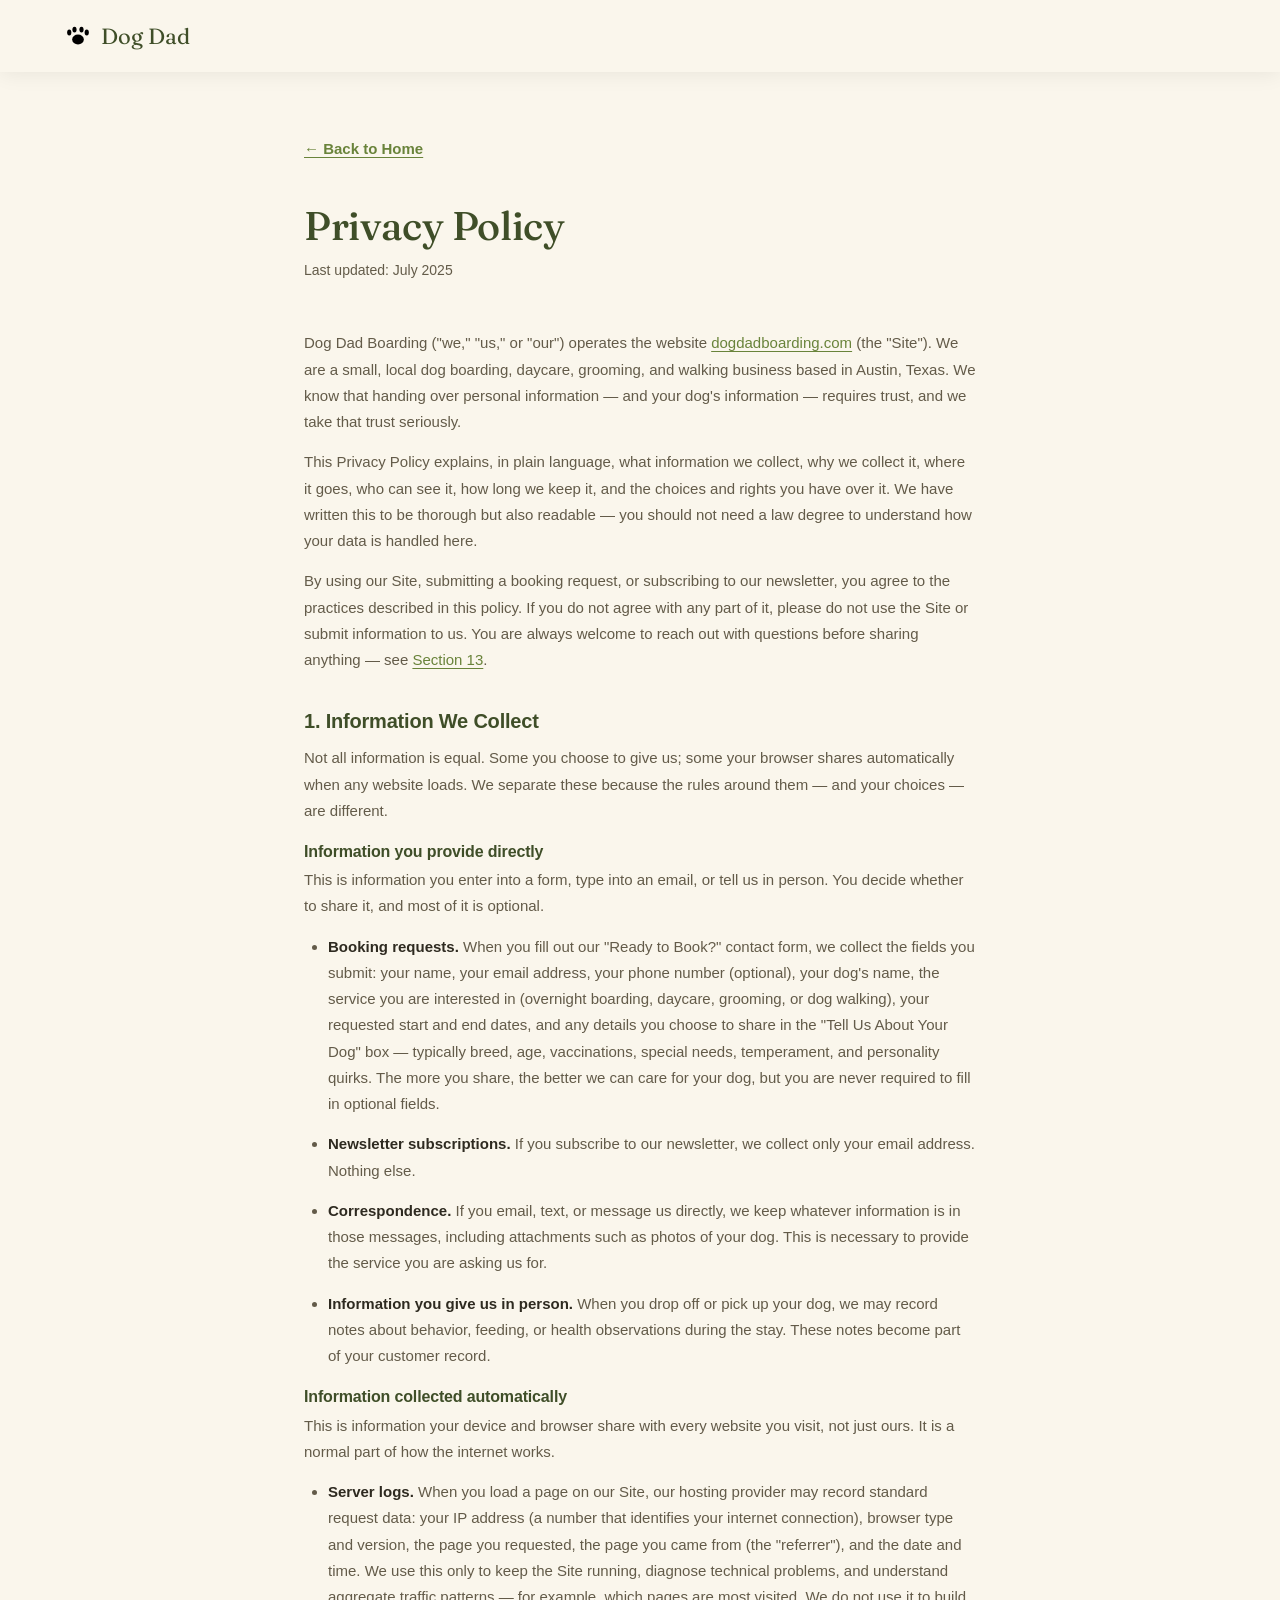
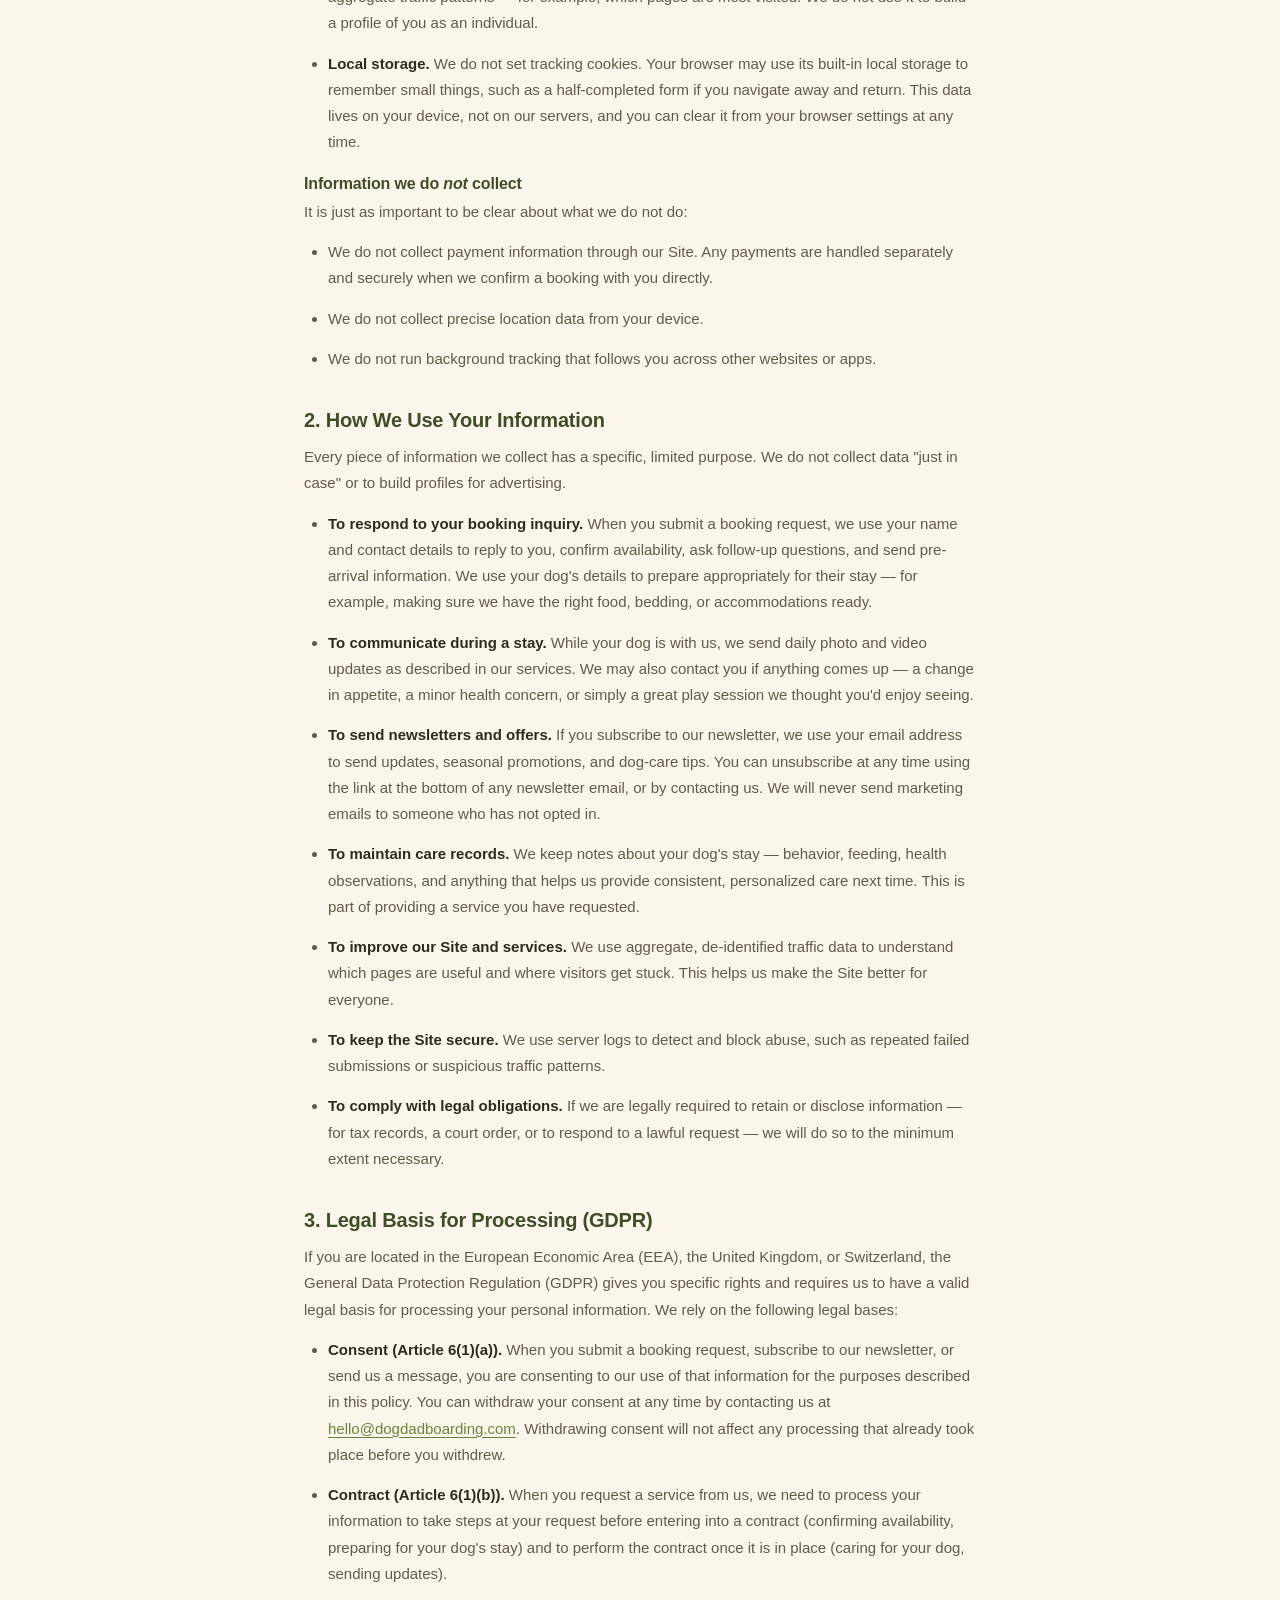
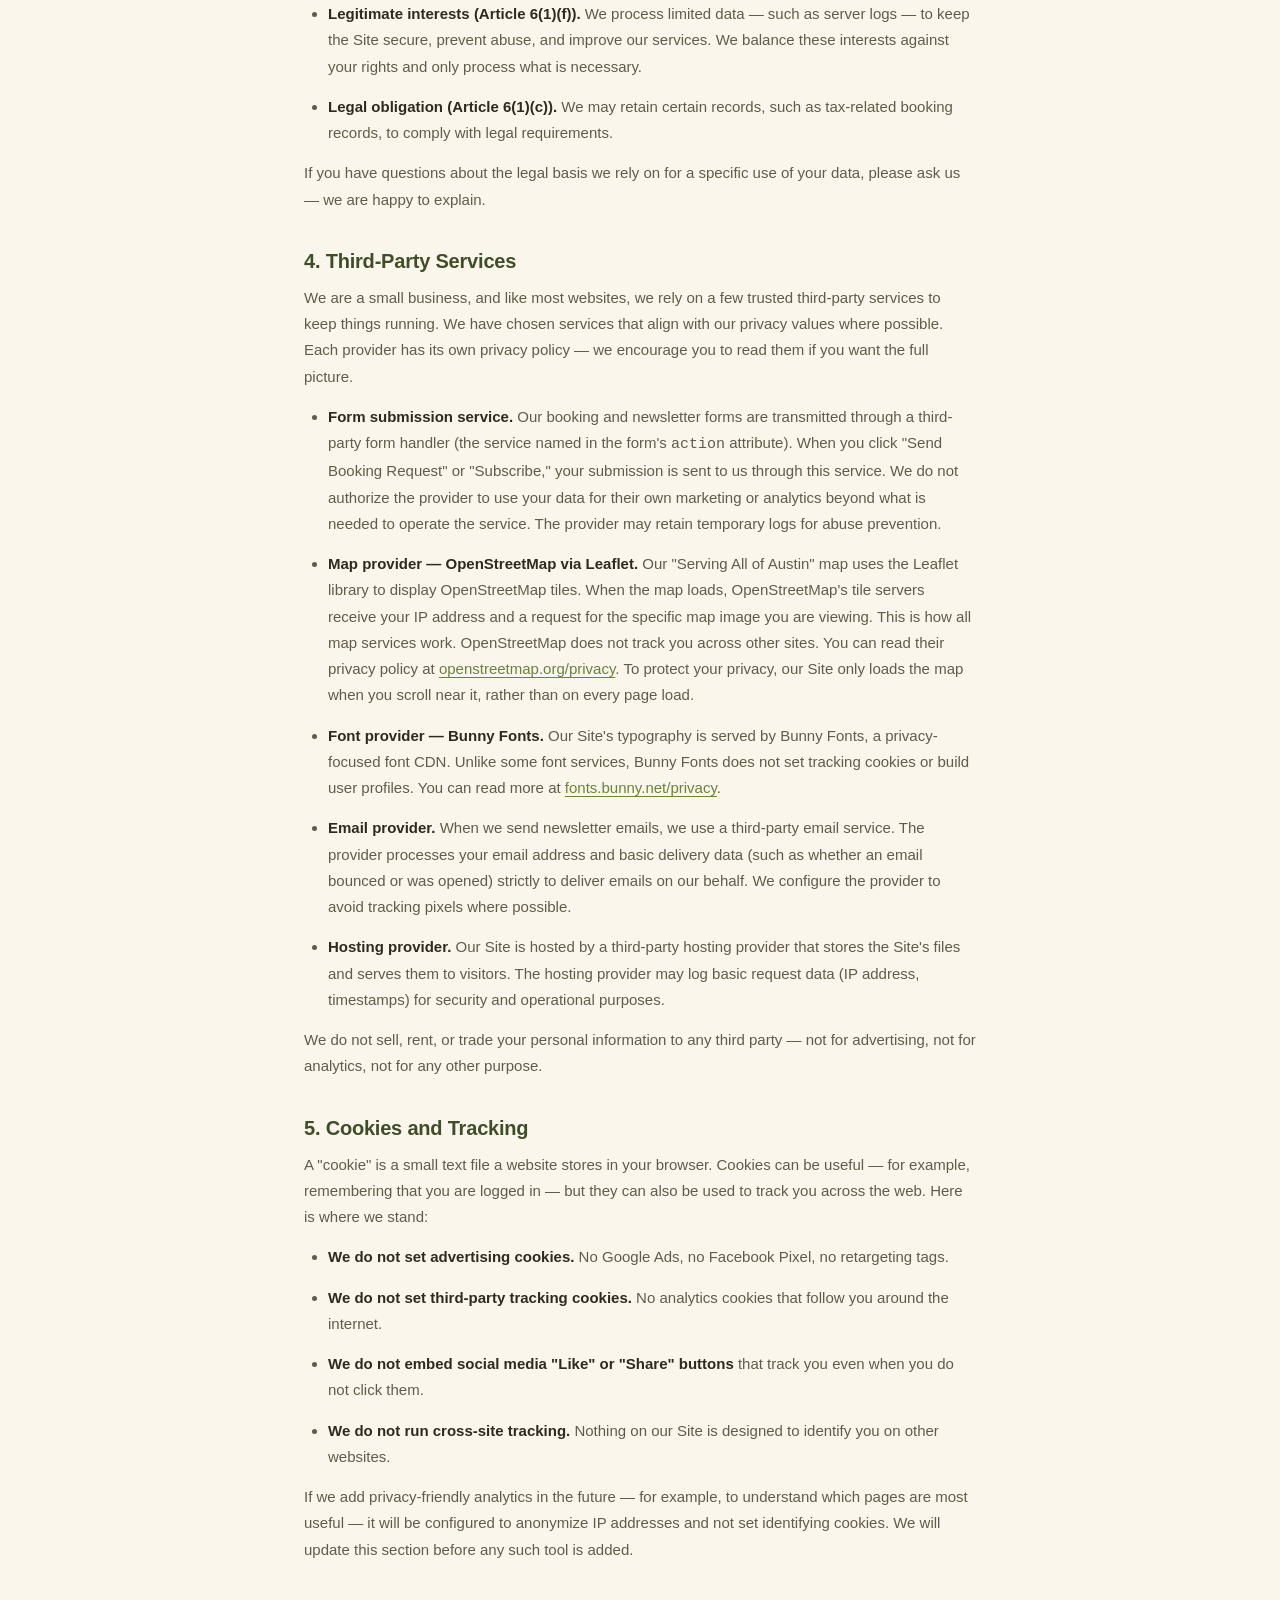
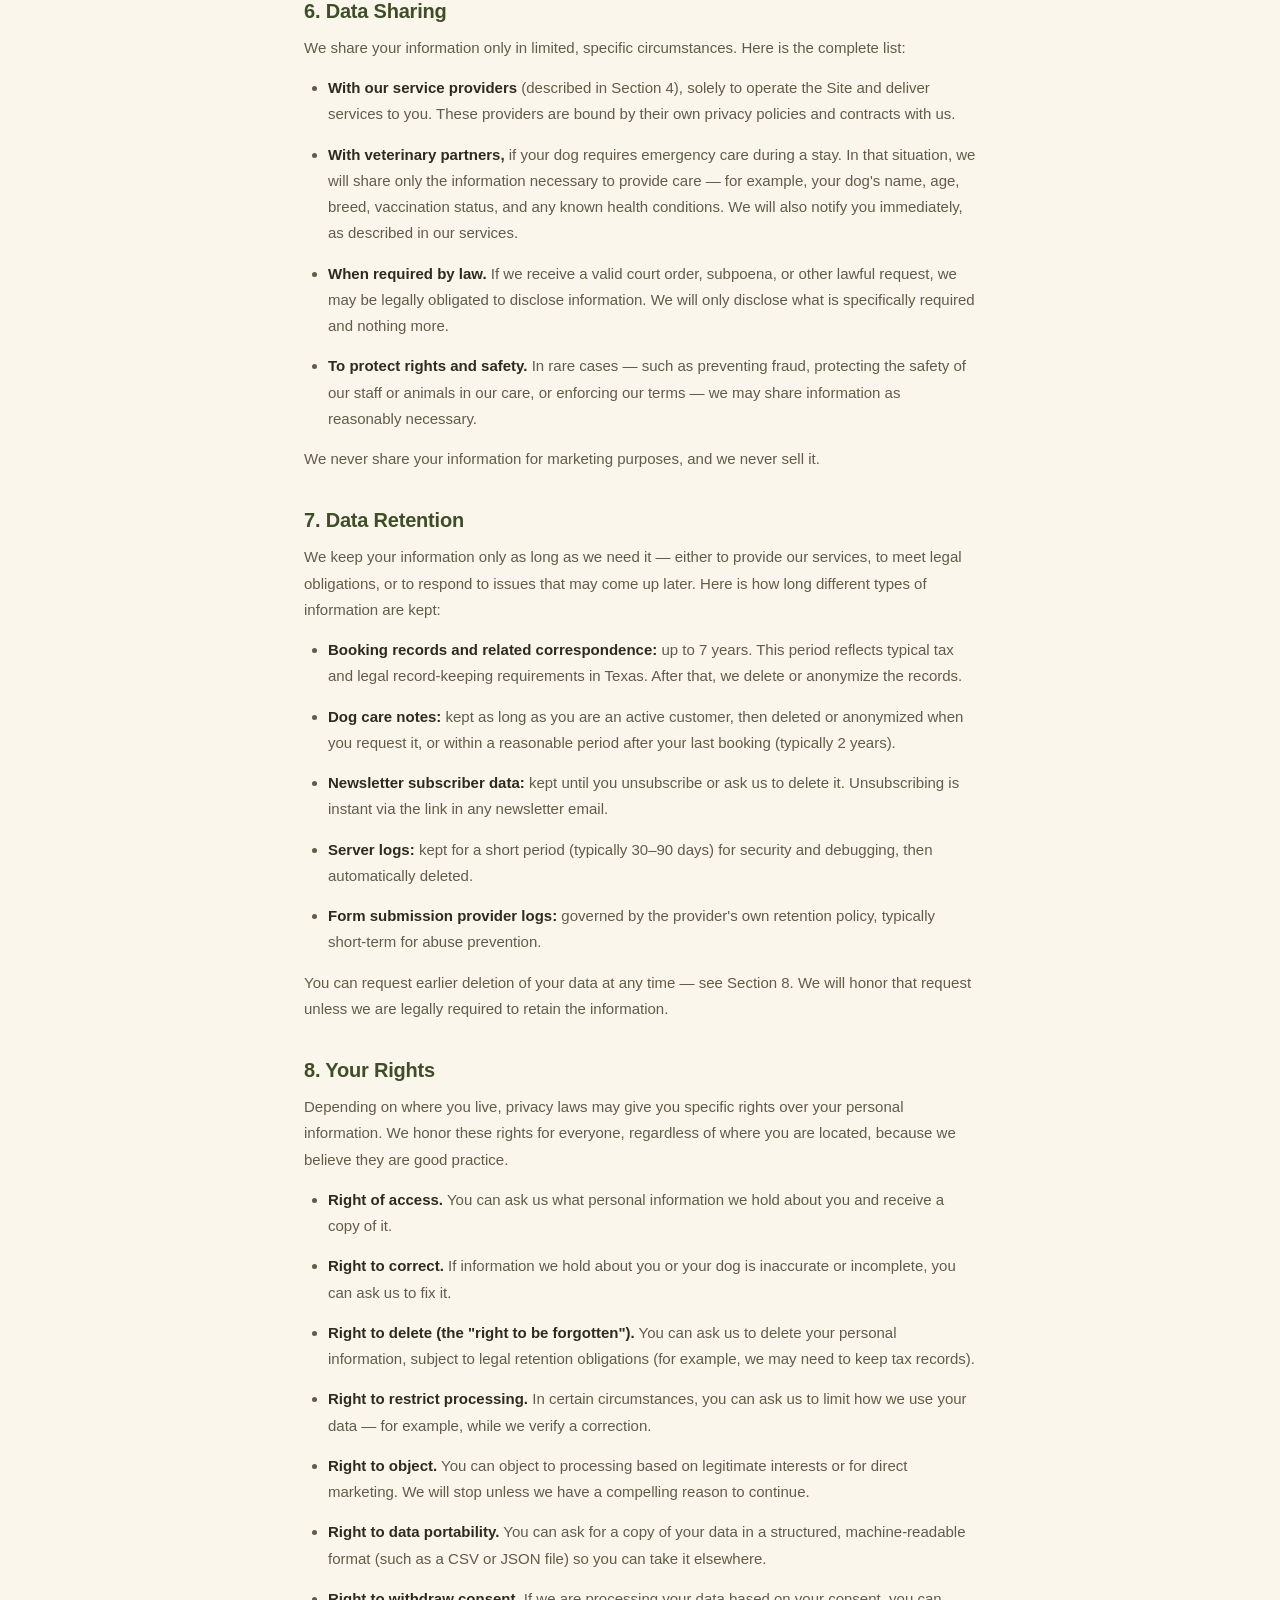
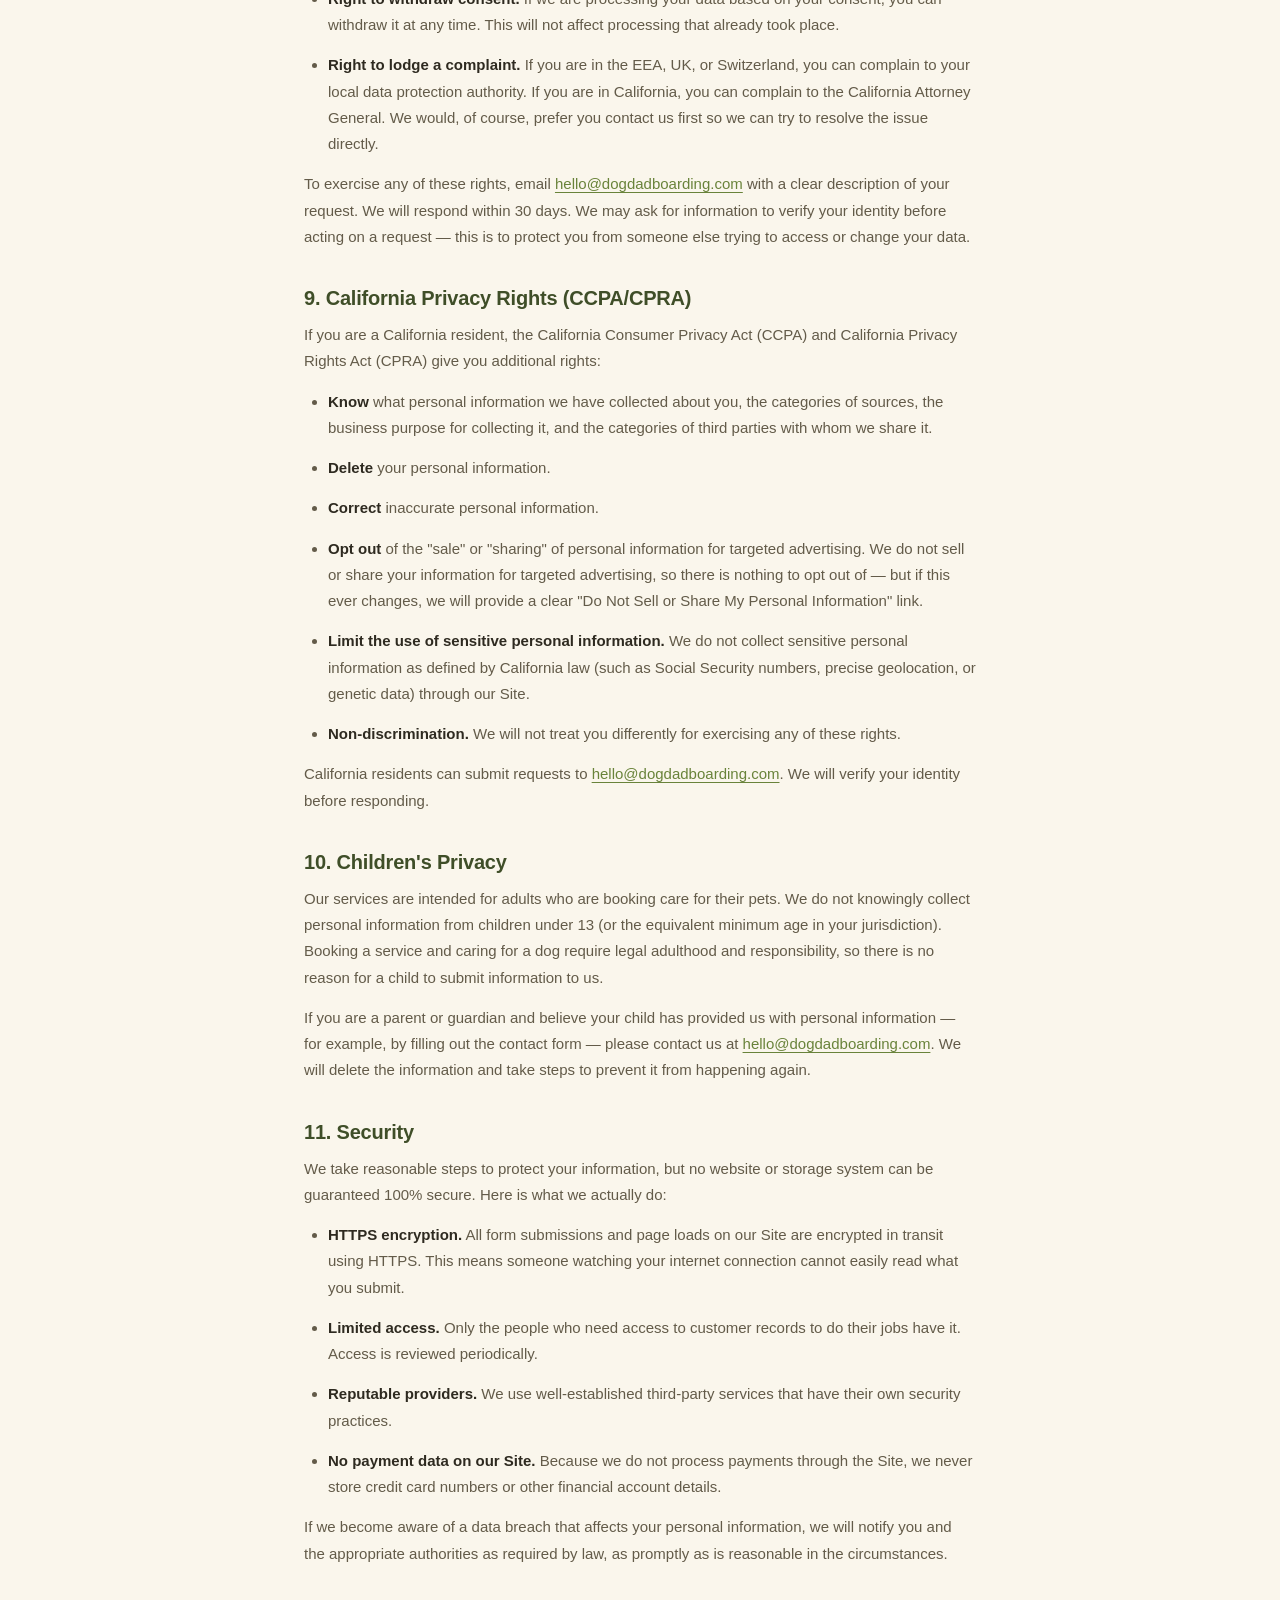
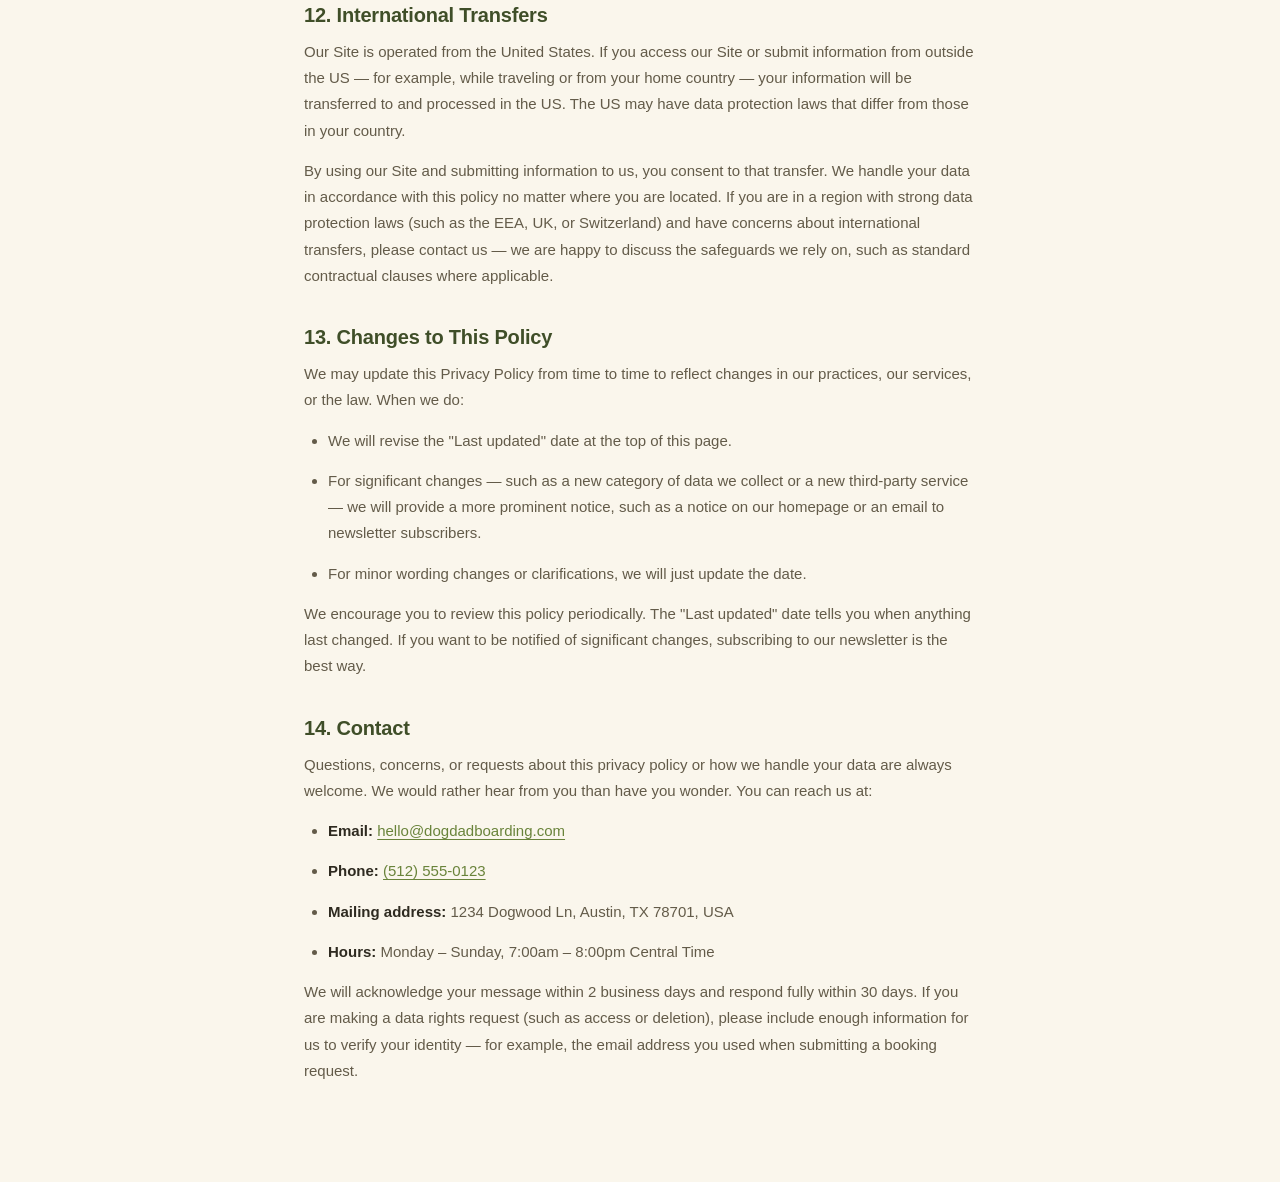
<file: privacy.html>
<!DOCTYPE html>
<html lang="en">
<head>
  <meta charset="UTF-8">
  <meta name="viewport" content="width=device-width, initial-scale=1.0">
  <title>Privacy Policy — Dog Dad Boarding</title>
  <meta name="description" content="Privacy policy for Dog Dad Boarding, Austin TX.">
  <meta name="theme-color" content="#3F4E28">
  <link rel="canonical" href="https://dogdadboarding.com/privacy.html">
  <link rel="preconnect" href="https://fonts.bunny.net">
  <link rel="stylesheet" href="https://fonts.bunny.net/css?family=fraunces:400,400i,500,500i|nunito-sans:400,600,700&display=swap">
  <link rel="stylesheet" href="styles.css">
</head>
<body>
  <nav class="nav scrolled" id="nav">
    <div class="nav__container">
      <a href="/" class="nav__logo">
        <img src="images/logo.svg" alt="" width="28" height="28" aria-hidden="true">
        Dog Dad
      </a>
    </div>
  </nav>

  <main class="legal-page">
    <a href="/" class="legal-back">← Back to Home</a>
    <h1>Privacy Policy</h1>
    <p class="last-updated">Last updated: July 2025</p>

    <p>Dog Dad Boarding ("we," "us," or "our") operates the website <a href="https://dogdadboarding.com">dogdadboarding.com</a> (the "Site"). We are a small, local dog boarding, daycare, grooming, and walking business based in Austin, Texas. We know that handing over personal information — and your dog's information — requires trust, and we take that trust seriously.</p>

    <p>This Privacy Policy explains, in plain language, what information we collect, why we collect it, where it goes, who can see it, how long we keep it, and the choices and rights you have over it. We have written this to be thorough but also readable — you should not need a law degree to understand how your data is handled here.</p>

    <p>By using our Site, submitting a booking request, or subscribing to our newsletter, you agree to the practices described in this policy. If you do not agree with any part of it, please do not use the Site or submit information to us. You are always welcome to reach out with questions before sharing anything — see <a href="#contact-section">Section 13</a>.</p>

    <h2>1. Information We Collect</h2>

    <p>Not all information is equal. Some you choose to give us; some your browser shares automatically when any website loads. We separate these because the rules around them — and your choices — are different.</p>

    <h3>Information you provide directly</h3>
    <p>This is information you enter into a form, type into an email, or tell us in person. You decide whether to share it, and most of it is optional.</p>
    <ul>
      <li><strong>Booking requests.</strong> When you fill out our "Ready to Book?" contact form, we collect the fields you submit: your name, your email address, your phone number (optional), your dog's name, the service you are interested in (overnight boarding, daycare, grooming, or dog walking), your requested start and end dates, and any details you choose to share in the "Tell Us About Your Dog" box — typically breed, age, vaccinations, special needs, temperament, and personality quirks. The more you share, the better we can care for your dog, but you are never required to fill in optional fields.</li>
      <li><strong>Newsletter subscriptions.</strong> If you subscribe to our newsletter, we collect only your email address. Nothing else.</li>
      <li><strong>Correspondence.</strong> If you email, text, or message us directly, we keep whatever information is in those messages, including attachments such as photos of your dog. This is necessary to provide the service you are asking us for.</li>
      <li><strong>Information you give us in person.</strong> When you drop off or pick up your dog, we may record notes about behavior, feeding, or health observations during the stay. These notes become part of your customer record.</li>
    </ul>

    <h3>Information collected automatically</h3>
    <p>This is information your device and browser share with every website you visit, not just ours. It is a normal part of how the internet works.</p>
    <ul>
      <li><strong>Server logs.</strong> When you load a page on our Site, our hosting provider may record standard request data: your IP address (a number that identifies your internet connection), browser type and version, the page you requested, the page you came from (the "referrer"), and the date and time. We use this only to keep the Site running, diagnose technical problems, and understand aggregate traffic patterns — for example, which pages are most visited. We do not use it to build a profile of you as an individual.</li>
      <li><strong>Local storage.</strong> We do not set tracking cookies. Your browser may use its built-in local storage to remember small things, such as a half-completed form if you navigate away and return. This data lives on your device, not on our servers, and you can clear it from your browser settings at any time.</li>
    </ul>

    <h3>Information we do <em>not</em> collect</h3>
    <p>It is just as important to be clear about what we do not do:</p>
    <ul>
      <li>We do not collect payment information through our Site. Any payments are handled separately and securely when we confirm a booking with you directly.</li>
      <li>We do not collect precise location data from your device.</li>
      <li>We do not run background tracking that follows you across other websites or apps.</li>
    </ul>

    <h2>2. How We Use Your Information</h2>

    <p>Every piece of information we collect has a specific, limited purpose. We do not collect data "just in case" or to build profiles for advertising.</p>
    <ul>
      <li><strong>To respond to your booking inquiry.</strong> When you submit a booking request, we use your name and contact details to reply to you, confirm availability, ask follow-up questions, and send pre-arrival information. We use your dog's details to prepare appropriately for their stay — for example, making sure we have the right food, bedding, or accommodations ready.</li>
      <li><strong>To communicate during a stay.</strong> While your dog is with us, we send daily photo and video updates as described in our services. We may also contact you if anything comes up — a change in appetite, a minor health concern, or simply a great play session we thought you'd enjoy seeing.</li>
      <li><strong>To send newsletters and offers.</strong> If you subscribe to our newsletter, we use your email address to send updates, seasonal promotions, and dog-care tips. You can unsubscribe at any time using the link at the bottom of any newsletter email, or by contacting us. We will never send marketing emails to someone who has not opted in.</li>
      <li><strong>To maintain care records.</strong> We keep notes about your dog's stay — behavior, feeding, health observations, and anything that helps us provide consistent, personalized care next time. This is part of providing a service you have requested.</li>
      <li><strong>To improve our Site and services.</strong> We use aggregate, de-identified traffic data to understand which pages are useful and where visitors get stuck. This helps us make the Site better for everyone.</li>
      <li><strong>To keep the Site secure.</strong> We use server logs to detect and block abuse, such as repeated failed submissions or suspicious traffic patterns.</li>
      <li><strong>To comply with legal obligations.</strong> If we are legally required to retain or disclose information — for tax records, a court order, or to respond to a lawful request — we will do so to the minimum extent necessary.</li>
    </ul>

    <h2>3. Legal Basis for Processing (GDPR)</h2>

    <p>If you are located in the European Economic Area (EEA), the United Kingdom, or Switzerland, the General Data Protection Regulation (GDPR) gives you specific rights and requires us to have a valid legal basis for processing your personal information. We rely on the following legal bases:</p>
    <ul>
      <li><strong>Consent (Article 6(1)(a)).</strong> When you submit a booking request, subscribe to our newsletter, or send us a message, you are consenting to our use of that information for the purposes described in this policy. You can withdraw your consent at any time by contacting us at <a href="mailto:hello@dogdadboarding.com">hello@dogdadboarding.com</a>. Withdrawing consent will not affect any processing that already took place before you withdrew.</li>
      <li><strong>Contract (Article 6(1)(b)).</strong> When you request a service from us, we need to process your information to take steps at your request before entering into a contract (confirming availability, preparing for your dog's stay) and to perform the contract once it is in place (caring for your dog, sending updates).</li>
      <li><strong>Legitimate interests (Article 6(1)(f)).</strong> We process limited data — such as server logs — to keep the Site secure, prevent abuse, and improve our services. We balance these interests against your rights and only process what is necessary.</li>
      <li><strong>Legal obligation (Article 6(1)(c)).</strong> We may retain certain records, such as tax-related booking records, to comply with legal requirements.</li>
    </ul>
    <p>If you have questions about the legal basis we rely on for a specific use of your data, please ask us — we are happy to explain.</p>

    <h2>4. Third-Party Services</h2>

    <p>We are a small business, and like most websites, we rely on a few trusted third-party services to keep things running. We have chosen services that align with our privacy values where possible. Each provider has its own privacy policy — we encourage you to read them if you want the full picture.</p>
    <ul>
      <li><strong>Form submission service.</strong> Our booking and newsletter forms are transmitted through a third-party form handler (the service named in the form's <code>action</code> attribute). When you click "Send Booking Request" or "Subscribe," your submission is sent to us through this service. We do not authorize the provider to use your data for their own marketing or analytics beyond what is needed to operate the service. The provider may retain temporary logs for abuse prevention.</li>
      <li><strong>Map provider — OpenStreetMap via Leaflet.</strong> Our "Serving All of Austin" map uses the Leaflet library to display OpenStreetMap tiles. When the map loads, OpenStreetMap's tile servers receive your IP address and a request for the specific map image you are viewing. This is how all map services work. OpenStreetMap does not track you across other sites. You can read their privacy policy at <a href="https://www.openstreetmap.org/privacy" target="_blank" rel="noopener">openstreetmap.org/privacy</a>. To protect your privacy, our Site only loads the map when you scroll near it, rather than on every page load.</li>
      <li><strong>Font provider — Bunny Fonts.</strong> Our Site's typography is served by Bunny Fonts, a privacy-focused font CDN. Unlike some font services, Bunny Fonts does not set tracking cookies or build user profiles. You can read more at <a href="https://fonts.bunny.net/privacy" target="_blank" rel="noopener">fonts.bunny.net/privacy</a>.</li>
      <li><strong>Email provider.</strong> When we send newsletter emails, we use a third-party email service. The provider processes your email address and basic delivery data (such as whether an email bounced or was opened) strictly to deliver emails on our behalf. We configure the provider to avoid tracking pixels where possible.</li>
      <li><strong>Hosting provider.</strong> Our Site is hosted by a third-party hosting provider that stores the Site's files and serves them to visitors. The hosting provider may log basic request data (IP address, timestamps) for security and operational purposes.</li>
    </ul>
    <p>We do not sell, rent, or trade your personal information to any third party — not for advertising, not for analytics, not for any other purpose.</p>

    <h2>5. Cookies and Tracking</h2>

    <p>A "cookie" is a small text file a website stores in your browser. Cookies can be useful — for example, remembering that you are logged in — but they can also be used to track you across the web. Here is where we stand:</p>
    <ul>
      <li><strong>We do not set advertising cookies.</strong> No Google Ads, no Facebook Pixel, no retargeting tags.</li>
      <li><strong>We do not set third-party tracking cookies.</strong> No analytics cookies that follow you around the internet.</li>
      <li><strong>We do not embed social media "Like" or "Share" buttons</strong> that track you even when you do not click them.</li>
      <li><strong>We do not run cross-site tracking.</strong> Nothing on our Site is designed to identify you on other websites.</li>
    </ul>
    <p>If we add privacy-friendly analytics in the future — for example, to understand which pages are most useful — it will be configured to anonymize IP addresses and not set identifying cookies. We will update this section before any such tool is added.</p>

    <h2>6. Data Sharing</h2>

    <p>We share your information only in limited, specific circumstances. Here is the complete list:</p>
    <ul>
      <li><strong>With our service providers</strong> (described in Section 4), solely to operate the Site and deliver services to you. These providers are bound by their own privacy policies and contracts with us.</li>
      <li><strong>With veterinary partners,</strong> if your dog requires emergency care during a stay. In that situation, we will share only the information necessary to provide care — for example, your dog's name, age, breed, vaccination status, and any known health conditions. We will also notify you immediately, as described in our services.</li>
      <li><strong>When required by law.</strong> If we receive a valid court order, subpoena, or other lawful request, we may be legally obligated to disclose information. We will only disclose what is specifically required and nothing more.</li>
      <li><strong>To protect rights and safety.</strong> In rare cases — such as preventing fraud, protecting the safety of our staff or animals in our care, or enforcing our terms — we may share information as reasonably necessary.</li>
    </ul>
    <p>We never share your information for marketing purposes, and we never sell it.</p>

    <h2>7. Data Retention</h2>

    <p>We keep your information only as long as we need it — either to provide our services, to meet legal obligations, or to respond to issues that may come up later. Here is how long different types of information are kept:</p>
    <ul>
      <li><strong>Booking records and related correspondence:</strong> up to 7 years. This period reflects typical tax and legal record-keeping requirements in Texas. After that, we delete or anonymize the records.</li>
      <li><strong>Dog care notes:</strong> kept as long as you are an active customer, then deleted or anonymized when you request it, or within a reasonable period after your last booking (typically 2 years).</li>
      <li><strong>Newsletter subscriber data:</strong> kept until you unsubscribe or ask us to delete it. Unsubscribing is instant via the link in any newsletter email.</li>
      <li><strong>Server logs:</strong> kept for a short period (typically 30–90 days) for security and debugging, then automatically deleted.</li>
      <li><strong>Form submission provider logs:</strong> governed by the provider's own retention policy, typically short-term for abuse prevention.</li>
    </ul>
    <p>You can request earlier deletion of your data at any time — see Section 8. We will honor that request unless we are legally required to retain the information.</p>

    <h2>8. Your Rights</h2>

    <p>Depending on where you live, privacy laws may give you specific rights over your personal information. We honor these rights for everyone, regardless of where you are located, because we believe they are good practice.</p>
    <ul>
      <li><strong>Right of access.</strong> You can ask us what personal information we hold about you and receive a copy of it.</li>
      <li><strong>Right to correct.</strong> If information we hold about you or your dog is inaccurate or incomplete, you can ask us to fix it.</li>
      <li><strong>Right to delete (the "right to be forgotten").</strong> You can ask us to delete your personal information, subject to legal retention obligations (for example, we may need to keep tax records).</li>
      <li><strong>Right to restrict processing.</strong> In certain circumstances, you can ask us to limit how we use your data — for example, while we verify a correction.</li>
      <li><strong>Right to object.</strong> You can object to processing based on legitimate interests or for direct marketing. We will stop unless we have a compelling reason to continue.</li>
      <li><strong>Right to data portability.</strong> You can ask for a copy of your data in a structured, machine-readable format (such as a CSV or JSON file) so you can take it elsewhere.</li>
      <li><strong>Right to withdraw consent.</strong> If we are processing your data based on your consent, you can withdraw it at any time. This will not affect processing that already took place.</li>
      <li><strong>Right to lodge a complaint.</strong> If you are in the EEA, UK, or Switzerland, you can complain to your local data protection authority. If you are in California, you can complain to the California Attorney General. We would, of course, prefer you contact us first so we can try to resolve the issue directly.</li>
    </ul>
    <p>To exercise any of these rights, email <a href="mailto:hello@dogdadboarding.com">hello@dogdadboarding.com</a> with a clear description of your request. We will respond within 30 days. We may ask for information to verify your identity before acting on a request — this is to protect you from someone else trying to access or change your data.</p>

    <h2>9. California Privacy Rights (CCPA/CPRA)</h2>

    <p>If you are a California resident, the California Consumer Privacy Act (CCPA) and California Privacy Rights Act (CPRA) give you additional rights:</p>
    <ul>
      <li><strong>Know</strong> what personal information we have collected about you, the categories of sources, the business purpose for collecting it, and the categories of third parties with whom we share it.</li>
      <li><strong>Delete</strong> your personal information.</li>
      <li><strong>Correct</strong> inaccurate personal information.</li>
      <li><strong>Opt out</strong> of the "sale" or "sharing" of personal information for targeted advertising. We do not sell or share your information for targeted advertising, so there is nothing to opt out of — but if this ever changes, we will provide a clear "Do Not Sell or Share My Personal Information" link.</li>
      <li><strong>Limit the use of sensitive personal information.</strong> We do not collect sensitive personal information as defined by California law (such as Social Security numbers, precise geolocation, or genetic data) through our Site.</li>
      <li><strong>Non-discrimination.</strong> We will not treat you differently for exercising any of these rights.</li>
    </ul>
    <p>California residents can submit requests to <a href="mailto:hello@dogdadboarding.com">hello@dogdadboarding.com</a>. We will verify your identity before responding.</p>

    <h2>10. Children's Privacy</h2>

    <p>Our services are intended for adults who are booking care for their pets. We do not knowingly collect personal information from children under 13 (or the equivalent minimum age in your jurisdiction). Booking a service and caring for a dog require legal adulthood and responsibility, so there is no reason for a child to submit information to us.</p>
    <p>If you are a parent or guardian and believe your child has provided us with personal information — for example, by filling out the contact form — please contact us at <a href="mailto:hello@dogdadboarding.com">hello@dogdadboarding.com</a>. We will delete the information and take steps to prevent it from happening again.</p>

    <h2>11. Security</h2>

    <p>We take reasonable steps to protect your information, but no website or storage system can be guaranteed 100% secure. Here is what we actually do:</p>
    <ul>
      <li><strong>HTTPS encryption.</strong> All form submissions and page loads on our Site are encrypted in transit using HTTPS. This means someone watching your internet connection cannot easily read what you submit.</li>
      <li><strong>Limited access.</strong> Only the people who need access to customer records to do their jobs have it. Access is reviewed periodically.</li>
      <li><strong>Reputable providers.</strong> We use well-established third-party services that have their own security practices.</li>
      <li><strong>No payment data on our Site.</strong> Because we do not process payments through the Site, we never store credit card numbers or other financial account details.</li>
    </ul>
    <p>If we become aware of a data breach that affects your personal information, we will notify you and the appropriate authorities as required by law, as promptly as is reasonable in the circumstances.</p>

    <h2>12. International Transfers</h2>

    <p>Our Site is operated from the United States. If you access our Site or submit information from outside the US — for example, while traveling or from your home country — your information will be transferred to and processed in the US. The US may have data protection laws that differ from those in your country.</p>
    <p>By using our Site and submitting information to us, you consent to that transfer. We handle your data in accordance with this policy no matter where you are located. If you are in a region with strong data protection laws (such as the EEA, UK, or Switzerland) and have concerns about international transfers, please contact us — we are happy to discuss the safeguards we rely on, such as standard contractual clauses where applicable.</p>

    <h2>13. Changes to This Policy</h2>

    <p>We may update this Privacy Policy from time to time to reflect changes in our practices, our services, or the law. When we do:</p>
    <ul>
      <li>We will revise the "Last updated" date at the top of this page.</li>
      <li>For significant changes — such as a new category of data we collect or a new third-party service — we will provide a more prominent notice, such as a notice on our homepage or an email to newsletter subscribers.</li>
      <li>For minor wording changes or clarifications, we will just update the date.</li>
    </ul>
    <p>We encourage you to review this policy periodically. The "Last updated" date tells you when anything last changed. If you want to be notified of significant changes, subscribing to our newsletter is the best way.</p>

    <h2 id="contact-section">14. Contact</h2>

    <p>Questions, concerns, or requests about this privacy policy or how we handle your data are always welcome. We would rather hear from you than have you wonder. You can reach us at:</p>
    <ul>
      <li><strong>Email:</strong> <a href="mailto:hello@dogdadboarding.com">hello@dogdadboarding.com</a></li>
      <li><strong>Phone:</strong> <a href="tel:+15125550123">(512) 555-0123</a></li>
      <li><strong>Mailing address:</strong> 1234 Dogwood Ln, Austin, TX 78701, USA</li>
      <li><strong>Hours:</strong> Monday – Sunday, 7:00am – 8:00pm Central Time</li>
    </ul>
    <p>We will acknowledge your message within 2 business days and respond fully within 30 days. If you are making a data rights request (such as access or deletion), please include enough information for us to verify your identity — for example, the email address you used when submitting a booking request.</p>
  </main>
</body>
</html>
</file>
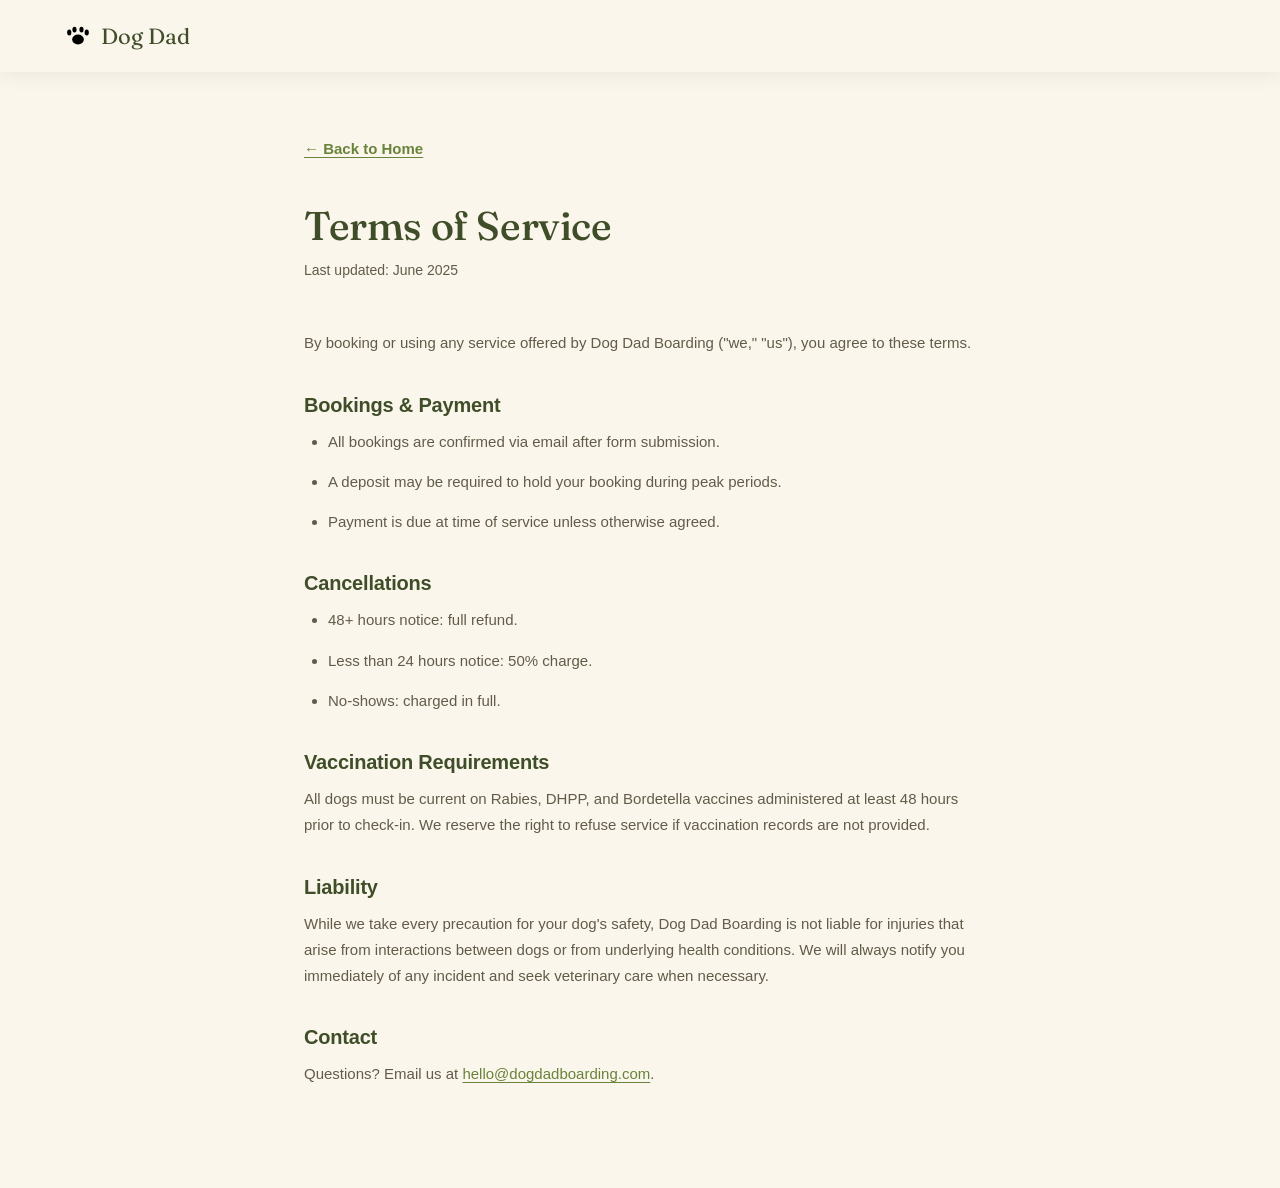
<file: terms.html>
<!DOCTYPE html>
<html lang="en">
<head>
  <meta charset="UTF-8">
  <meta name="viewport" content="width=device-width, initial-scale=1.0">
  <title>Terms of Service — Dog Dad Boarding</title>
  <meta name="description" content="Terms of service for Dog Dad Boarding, Austin TX.">
  <meta name="theme-color" content="#3F4E28">
  <link rel="canonical" href="https://dogdadboarding.com/terms.html">
  <link rel="preconnect" href="https://fonts.bunny.net">
  <link rel="stylesheet" href="https://fonts.bunny.net/css?family=fraunces:400,400i,500,500i|nunito-sans:400,600,700&display=swap">
  <link rel="stylesheet" href="styles.css">
</head>
<body>
  <nav class="nav scrolled" id="nav">
    <div class="nav__container">
      <a href="/" class="nav__logo">
        <img src="images/logo.svg" alt="" width="28" height="28" aria-hidden="true">
        Dog Dad
      </a>
    </div>
  </nav>

  <main class="legal-page">
    <a href="/" class="legal-back">← Back to Home</a>
    <h1>Terms of Service</h1>
    <p class="last-updated">Last updated: June 2025</p>

    <p>By booking or using any service offered by Dog Dad Boarding ("we," "us"), you agree to these terms.</p>

    <h2>Bookings &amp; Payment</h2>
    <ul>
      <li>All bookings are confirmed via email after form submission.</li>
      <li>A deposit may be required to hold your booking during peak periods.</li>
      <li>Payment is due at time of service unless otherwise agreed.</li>
    </ul>

    <h2>Cancellations</h2>
    <ul>
      <li>48+ hours notice: full refund.</li>
      <li>Less than 24 hours notice: 50% charge.</li>
      <li>No-shows: charged in full.</li>
    </ul>

    <h2>Vaccination Requirements</h2>
    <p>All dogs must be current on Rabies, DHPP, and Bordetella vaccines administered at least 48 hours prior to check-in. We reserve the right to refuse service if vaccination records are not provided.</p>

    <h2>Liability</h2>
    <p>While we take every precaution for your dog's safety, Dog Dad Boarding is not liable for injuries that arise from interactions between dogs or from underlying health conditions. We will always notify you immediately of any incident and seek veterinary care when necessary.</p>

    <h2>Contact</h2>
    <p>Questions? Email us at <a href="mailto:hello@dogdadboarding.com">hello@dogdadboarding.com</a>.</p>
  </main>
</body>
</html>
</file>
<file: styles.css>
/* =============================================
   Dog Dad Boarding — Stylesheet
   ============================================= */

/* === Skip Link === */
.skip-link {
  position: absolute;
  top: -100%;
  left: 16px;
  z-index: 10000;
  padding: 12px 24px;
  background: var(--primary);
  color: var(--white);
  border-radius: 0 0 var(--radius-sm) var(--radius-sm);
  font-size: 0.9375rem;
  font-weight: 600;
  transition: top 0.2s;
}
.skip-link:focus {
  top: 0;
}

/* === Reset & Base === */
*, *::before, *::after {
  box-sizing: border-box;
  margin: 0;
  padding: 0;
}

:root {
  /* Colors — modern farmhouse: field green, wheat gold, cream, oat, barn red */
  --primary:        #3F4E28;
  --primary-light:  #69833A;
  --primary-pale:   #DCE6CB;
  --accent:         #C0832F;
  --accent-light:   #E3B563;
  --barn:           #A4502F;
  --bg:             #FAF6EC;
  --bg-alt:         #F2EAD7;
  --text:           #2E2A20;
  --text-muted:     #635B49;
  --white:          #FFFDF8;
  --border:         #E5DCC6;

  /* Typography */
  --font-display:   'Fraunces', Georgia, serif;
  --font-body:      'Nunito Sans', -apple-system, BlinkMacSystemFont, 'Segoe UI', sans-serif;

  /* Shadows — warm-toned, soft */
  --shadow:         0 4px 24px rgba(74, 60, 30, 0.08);
  --shadow-lg:      0 16px 56px rgba(74, 60, 30, 0.14);

  /* Shape */
  --radius:         20px;
  --radius-sm:      10px;

  /* Motion */
  --transition:     0.3s cubic-bezier(0.4, 0, 0.2, 1);

  /* Layout */
  --nav-height:     72px;
  --container:      1200px;
  --section-pad:    100px;
}

html {
  scroll-behavior: smooth;
  scroll-padding-top: calc(var(--nav-height) + 20px);
}

body {
  font-family: var(--font-body);
  background-color: var(--bg);
  color: var(--text);
  line-height: 1.65;
  font-size: 16px;
  -webkit-font-smoothing: antialiased;
  -moz-osx-font-smoothing: grayscale;
}

img {
  max-width: 100%;
  height: auto;
  display: block;
}

a { color: inherit; text-decoration: none; }
ul { list-style: none; }
button { font-family: inherit; }

/* Brand-tinted text selection */
::selection {
  background: var(--primary);
  color: var(--white);
}
::-moz-selection {
  background: var(--primary);
  color: var(--white);
}

/* On dark-green sections the green selection disappears — use wheat gold */
.hero ::selection,
.testimonials ::selection,
.newsletter ::selection,
.footer ::selection {
  background: var(--accent-light);
  color: var(--primary);
}
.hero ::-moz-selection,
.testimonials ::-moz-selection,
.newsletter ::-moz-selection,
.footer ::-moz-selection {
  background: var(--accent-light);
  color: var(--primary);
}

/* === Typography === */
h1, h2, h3, h4 {
  font-family: var(--font-display);
  line-height: 1.2;
  font-weight: 500;
  letter-spacing: -0.01em;
}

h1 { font-size: clamp(2.75rem, 6vw, 5rem); }
h2 { font-size: clamp(2rem, 4vw, 3rem); }
h3 { font-size: 1.375rem; }

/* === Container === */
.container {
  max-width: var(--container);
  margin: 0 auto;
  padding: 0 24px;
}

/* === Section Shared === */
.section-header {
  text-align: center;
  max-width: 620px;
  margin: 0 auto 64px;
}

.section-eyebrow {
  display: block;
  font-size: 0.8125rem;
  font-weight: 700;
  letter-spacing: 0.14em;
  text-transform: uppercase;
  color: var(--accent);
  margin-bottom: 12px;
}

.section-title {
  color: var(--primary);
  margin-bottom: 16px;
}

/* Wheat-gold flourish under centered section titles */
.section-header .section-title::after {
  content: '';
  display: block;
  width: 56px;
  height: 3px;
  border-radius: 2px;
  background: var(--accent);
  margin: 18px auto 0;
}

.section-subtitle {
  color: var(--text-muted);
  font-size: 1.0625rem;
}

/* === Buttons === */
.btn {
  display: inline-flex;
  align-items: center;
  justify-content: center;
  gap: 8px;
  padding: 14px 32px;
  border-radius: 100px;
  font-size: 0.9375rem;
  font-weight: 600;
  cursor: pointer;
  border: 2px solid transparent;
  transition: var(--transition);
  white-space: nowrap;
  text-decoration: none;
}

.btn--primary {
  background: var(--primary);
  color: var(--white);
  border-color: var(--primary);
}

.btn--primary:hover {
  background: var(--primary-light);
  border-color: var(--primary-light);
  transform: translateY(-2px);
  box-shadow: 0 8px 28px rgba(63, 78, 40, 0.3);
}

/* Dark-on-light outline */
.btn--outline {
  background: transparent;
  color: var(--primary);
  border-color: var(--primary);
}

.btn--outline:hover {
  background: var(--primary);
  color: var(--white);
  transform: translateY(-2px);
}

/* Light-on-dark outline (for hero) */
.btn--ghost {
  background: rgba(255, 255, 255, 0.12);
  color: var(--white);
  border-color: rgba(255, 255, 255, 0.6);
  backdrop-filter: blur(8px);
}

.btn--ghost:hover {
  background: var(--white);
  color: var(--primary);
  border-color: var(--white);
  transform: translateY(-2px);
}

.btn--full {
  width: 100%;
}

/* Spinner shown inside a button during async submit */
.btn__spinner {
  display: none;
  width: 16px;
  height: 16px;
  border: 2px solid currentColor;
  border-top-color: transparent;
  border-radius: 50%;
  animation: btnSpin 0.7s linear infinite;
}

.btn.is-loading .btn__spinner {
  display: inline-block;
}

.btn.is-loading .btn__label {
  opacity: 0.85;
}

@keyframes btnSpin {
  to { transform: rotate(360deg); }
}

@media (prefers-reduced-motion: reduce) {
  .btn__spinner { animation-duration: 1.5s; }
}

/* =============================================
   Navigation
   ============================================= */
.nav {
  position: fixed;
  top: 0;
  left: 0;
  right: 0;
  z-index: 1000;
  height: var(--nav-height);
  transition: box-shadow var(--transition);
}

/*
 * backdrop-filter on the nav itself would create a new containing block,
 * breaking position:fixed on the mobile menu panel (it would be positioned
 * relative to the nav bar instead of the viewport when scrolled).
 * Using ::before keeps the blur effect without that side effect.
 */
.nav::before {
  content: '';
  position: absolute;
  inset: 0;
  background: transparent;
  -webkit-backdrop-filter: none;
  backdrop-filter: none;
  transition: background var(--transition), backdrop-filter var(--transition);
  z-index: -1;
  pointer-events: none;
}

/* Subtle scrim behind nav links before scroll so white text stays readable
   even if the hero photo underneath is bright. */
.nav::after {
  content: '';
  position: absolute;
  top: 0;
  left: 0;
  right: 0;
  height: 140%;
  z-index: -2;
  pointer-events: none;
  background: linear-gradient(to bottom, rgba(0, 0, 0, 0.35), rgba(0, 0, 0, 0));
  opacity: 1;
  transition: opacity var(--transition);
}

.nav.scrolled::after {
  opacity: 0;
}

.nav.scrolled {
  box-shadow: 0 2px 20px rgba(0, 0, 0, 0.07);
}

.nav.scrolled::before {
  background: rgba(250, 246, 236, 0.96);
  -webkit-backdrop-filter: blur(16px);
  backdrop-filter: blur(16px);
}

.nav__container {
  max-width: var(--container);
  margin: 0 auto;
  height: 100%;
  display: flex;
  align-items: center;
  justify-content: space-between;
  padding: 0 24px;
}

.nav__logo {
  font-family: var(--font-display);
  font-size: 1.375rem;
  color: var(--white);
  display: flex;
  align-items: center;
  gap: 9px;
  transition: color var(--transition);
  flex-shrink: 0;
}

.nav__logo img {
  width: 28px;
  height: 28px;
  flex-shrink: 0;
}

.footer__logo img {
  width: 24px;
  height: 24px;
}

.nav.scrolled .nav__logo {
  color: var(--primary);
}

/* Mobile-only "Menu" eyebrow header — hidden on desktop, shown in the mobile menu panel */
.nav__links-header {
  display: none;
}

.nav__links {
  display: flex;
  align-items: center;
  gap: 4px;
}

.nav__links a {
  padding: 8px 14px;
  border-radius: 100px;
  font-size: 0.9rem;
  font-weight: 500;
  color: rgba(255, 255, 255, 0.88);
  transition: var(--transition);
}

/* Hide index numbers on desktop; shown only in mobile menu */
.nav__links-num {
  display: none;
}

.nav.scrolled .nav__links a {
  color: var(--text);
}

.nav__links a:not(.nav__cta):hover {
  background: rgba(255, 255, 255, 0.15);
  color: var(--white);
}

.nav.scrolled .nav__links a:not(.nav__cta):hover {
  background: var(--primary-pale);
  color: var(--primary);
}

.nav__links a.active {
  color: var(--white) !important;
  font-weight: 600;
}

.nav.scrolled .nav__links a.active {
  color: var(--primary) !important;
  background: var(--primary-pale);
}

.nav__cta {
  background: var(--accent) !important;
  color: var(--white) !important;
  font-weight: 600 !important;
  padding: 9px 20px !important;
}

.nav__cta:hover {
  background: var(--accent-light) !important;
  transform: translateY(-1px);
  box-shadow: 0 6px 20px rgba(192, 131, 47, 0.35) !important;
}

/* Hamburger */
.nav__hamburger {
  display: none;
  flex-direction: column;
  justify-content: center;
  gap: 5px;
  background: none;
  border: none;
  cursor: pointer;
  padding: 10px;
  border-radius: 50%;
  z-index: 10;
  transition: background var(--transition);
}

.nav__hamburger:hover {
  background: rgba(255, 255, 255, 0.12);
}

.nav.scrolled .nav__hamburger:hover {
  background: var(--primary-pale);
}

.nav__hamburger span {
  display: block;
  width: 22px;
  height: 2.5px;
  background: var(--white);
  border-radius: 2px;
  transition: var(--transition);
  transform-origin: center;
}

.nav.scrolled .nav__hamburger span {
  background: var(--text);
}

.nav__hamburger.active span {
  background: var(--white);
}

.nav__hamburger.active span:nth-child(1) { transform: translateY(7.5px) rotate(45deg); }
.nav__hamburger.active span:nth-child(2) { opacity: 0; transform: scaleX(0); }
.nav__hamburger.active span:nth-child(3) { transform: translateY(-7.5px) rotate(-45deg); }

/* Mobile overlay backdrop */
.nav__overlay {
  position: fixed;
  inset: 0;
  background: rgba(0, 0, 0, 0.5);
  backdrop-filter: blur(4px);
  -webkit-backdrop-filter: blur(4px);
  z-index: 5;
  opacity: 0;
  pointer-events: none;
  transition: opacity var(--transition);
}

.nav__overlay.visible {
  opacity: 1;
  pointer-events: auto;
}

@media (min-width: 769px) {
  .nav__overlay {
    display: none;
  }
}

/* =============================================
   Hero
   ============================================= */
.hero {
  position: relative;
  min-height: 100vh;
  display: flex;
  align-items: center;
  padding: calc(var(--nav-height) + 48px) 24px 120px;
  overflow: hidden;
}

/* Rolling-hills divider into the next section */
.hero::after {
  content: '';
  position: absolute;
  bottom: -1px;
  left: 0;
  right: 0;
  height: 72px;
  z-index: 2;
  pointer-events: none;
  background: url("data:image/svg+xml,%3Csvg xmlns='http://www.w3.org/2000/svg' viewBox='0 0 1440 80' preserveAspectRatio='none'%3E%3Cpath fill='%23FAF6EC' d='M0 52 C 220 88 440 16 720 36 C 1000 56 1220 24 1440 48 L 1440 80 L 0 80 Z'/%3E%3C/svg%3E") bottom / 100% 100% no-repeat;
}

.hero__bg {
  position: absolute;
  inset: 0;
  z-index: 0;
}

.hero__bg::after {
  content: '';
  position: absolute;
  inset: 0;
  background: linear-gradient(
    135deg,
    rgba(46, 54, 26, 0.9) 0%,
    rgba(53, 58, 30, 0.62) 50%,
    rgba(94, 78, 35, 0.32) 100%
  );
}

.hero__img {
  width: 100%;
  height: 100%;
  object-fit: cover;
}

.hero__content {
  position: relative;
  z-index: 1;
  max-width: var(--container);
  margin: 0 auto;
  width: 100%;
}

.hero__badge {
  display: inline-flex;
  align-items: center;
  gap: 8px;
  background: rgba(255, 255, 255, 0.14);
  backdrop-filter: blur(12px);
  border: 1px solid rgba(255, 255, 255, 0.28);
  color: var(--white);
  padding: 8px 20px;
  border-radius: 100px;
  font-size: 0.875rem;
  font-weight: 500;
  margin-bottom: 28px;
}

.hero__title {
  color: var(--white);
  max-width: 580px;
  margin-bottom: 24px;
}

.hero__title em {
  font-style: italic;
  color: var(--accent-light);
}

.hero__subtitle {
  color: rgba(255, 255, 255, 0.82);
  font-size: 1.1875rem;
  max-width: 480px;
  margin-bottom: 44px;
  line-height: 1.7;
}

.hero__actions {
  display: flex;
  gap: 14px;
  flex-wrap: wrap;
  margin-bottom: 72px;
}

/* Primary CTA over the dark hero photo: wheat-gold pops more than green-on-green */
.hero__actions .btn--primary {
  background: var(--accent);
  border-color: var(--accent);
}

.hero__actions .btn--primary:hover {
  background: var(--accent-light);
  border-color: var(--accent-light);
  box-shadow: 0 8px 28px rgba(192, 131, 47, 0.45);
}

.hero__trust {
  display: flex;
  gap: 48px;
  flex-wrap: wrap;
}

.trust-badge {
  display: flex;
  flex-direction: column;
  position: relative;
}

/* Subtle vertical dividers between trust badges */
.trust-badge + .trust-badge::before {
  content: '';
  position: absolute;
  left: -24px;
  top: 4px;
  bottom: 4px;
  width: 1px;
  background: rgba(255, 255, 255, 0.18);
}

.trust-badge strong {
  font-size: 2.25rem;
  font-family: var(--font-display);
  color: var(--white);
  line-height: 1;
}

.trust-badge span {
  font-size: 0.8125rem;
  color: rgba(255, 255, 255, 0.65);
  margin-top: 5px;
}

/* Scroll-down indicator — subtle bouncing chevron above the hills divider */
.hero__scroll {
  position: absolute;
  left: 50%;
  bottom: 96px;
  transform: translateX(-50%);
  z-index: 2;
  width: 40px;
  height: 40px;
  display: flex;
  align-items: center;
  justify-content: center;
  border: 1.5px solid rgba(255, 255, 255, 0.5);
  border-radius: 50%;
  color: var(--white);
  opacity: 0.7;
  transition: opacity var(--transition), border-color var(--transition), transform var(--transition);
  animation: heroScrollBounce 2.2s ease-in-out infinite;
}

.hero__scroll:hover {
  opacity: 1;
  border-color: var(--white);
}

@keyframes heroScrollBounce {
  0%, 100% { transform: translateX(-50%) translateY(0); }
  50%      { transform: translateX(-50%) translateY(6px); }
}

/* Short-viewport guard: hide the scroll indicator so it never overlaps content */
@media (max-height: 560px) {
  .hero__scroll { display: none; }
}

@media (prefers-reduced-motion: reduce) {
  .hero__scroll { animation: none; }
}

/* =============================================
   Services
   ============================================= */
.services {
  padding: var(--section-pad) 0;
  background: var(--bg);
  content-visibility: auto;
  contain-intrinsic-size: auto 600px;
}

.services__grid {
  display: grid;
  grid-template-columns: repeat(4, 1fr);
  gap: 24px;
}

.service-card {
  background: var(--white);
  border-radius: var(--radius);
  padding: 36px 28px;
  border: 1px solid var(--border);
  transition: var(--transition);
}

.service-card:hover {
  transform: translateY(-6px);
  box-shadow: var(--shadow-lg);
  border-color: var(--primary-pale);
}

.service-card__icon {
  width: 60px;
  height: 60px;
  background: var(--primary-pale);
  border-radius: var(--radius-sm);
  display: flex;
  align-items: center;
  justify-content: center;
  color: var(--primary);
  margin-bottom: 20px;
  transition: var(--transition);
}

.service-card:hover .service-card__icon {
  background: var(--primary);
  color: var(--white);
}

.service-card h3 {
  color: var(--primary);
  margin-bottom: 12px;
}

.service-card p {
  color: var(--text-muted);
  font-size: 0.9375rem;
  line-height: 1.7;
  margin-bottom: 24px;
}

.service-card__link {
  color: var(--primary-light);
  font-weight: 600;
  font-size: 0.9375rem;
  transition: var(--transition);
  display: inline-flex;
  align-items: center;
  gap: 4px;
}

.service-card__link:hover {
  color: var(--primary);
  gap: 8px;
}

/* =============================================
   About
   ============================================= */
.about {
  padding: var(--section-pad) 0;
  background: var(--bg-alt);
  content-visibility: auto;
  contain-intrinsic-size: auto 700px;
}

.about__container {
  display: grid;
  grid-template-columns: 1fr 1fr;
  gap: 80px;
  align-items: center;
}

.about__image {
  position: relative;
}

.about__image img {
  width: 100%;
  height: 620px;
  object-fit: cover;
  border-radius: var(--radius);
}

.about__image-badge {
  position: absolute;
  bottom: -20px;
  right: -20px;
  background: var(--accent);
  color: var(--white);
  padding: 22px 26px;
  border-radius: var(--radius-sm);
  text-align: center;
  box-shadow: var(--shadow);
  min-width: 120px;
}

.about__image-badge strong {
  display: block;
  font-size: 2.25rem;
  font-family: var(--font-display);
  line-height: 1;
  margin-bottom: 4px;
}

.about__image-badge span {
  font-size: 0.8125rem;
  line-height: 1.4;
  opacity: 0.9;
}

.about__content .section-eyebrow { text-align: left; }
.about__content .section-title { margin-bottom: 20px; }

.about__content > p {
  color: var(--text-muted);
  margin-bottom: 16px;
  font-size: 1.0625rem;
}

.about__features {
  margin: 32px 0 36px;
  display: flex;
  flex-direction: column;
  gap: 20px;
}

.about__features li {
  display: flex;
  align-items: flex-start;
  gap: 14px;
}

.feature-icon {
  width: 28px;
  height: 28px;
  background: var(--primary);
  color: var(--white);
  border-radius: 50%;
  display: flex;
  align-items: center;
  justify-content: center;
  flex-shrink: 0;
  margin-top: 2px;
}

.about__features li strong {
  display: block;
  color: var(--primary);
  margin-bottom: 2px;
  font-size: 0.9375rem;
}

.about__features li p {
  color: var(--text-muted);
  font-size: 0.875rem;
  margin: 0;
  line-height: 1.5;
}

/* =============================================
   Gallery
   ============================================= */
.gallery {
  padding: var(--section-pad) 0;
  background: var(--bg);
  content-visibility: auto;
  contain-intrinsic-size: auto 700px;
}

.gallery__grid {
  display: grid;
  grid-template-columns: repeat(4, 1fr);
  gap: 14px;
}

.gallery__item {
  position: relative;
  border-radius: var(--radius-sm);
  overflow: hidden;
  aspect-ratio: 1;
  cursor: pointer;
}

.gallery__item--wide {
  grid-column: span 2;
  aspect-ratio: 2 / 1;
}

.gallery__item img {
  width: 100%;
  height: 100%;
  object-fit: cover;
  transition: transform 0.5s ease;
}

.gallery__item:hover img,
.gallery__item:focus-visible img {
  transform: scale(1.06);
}

.gallery__item:focus-visible {
  outline: 3px solid var(--primary-light);
  outline-offset: 2px;
}

.gallery__expand {
  position: absolute;
  right: 10px;
  bottom: 10px;
  width: 34px;
  height: 34px;
  border-radius: 50%;
  display: flex;
  align-items: center;
  justify-content: center;
  background: rgba(46, 42, 32, 0.55);
  color: var(--white);
  opacity: 0;
  transform: scale(0.9);
  transition: opacity var(--transition), transform var(--transition);
  pointer-events: none;
}

.gallery__item:hover .gallery__expand,
.gallery__item:focus-visible .gallery__expand {
  opacity: 1;
  transform: scale(1);
}

/* Touch devices have no hover — keep the affordance always visible */
@media (hover: none) {
  .gallery__expand { opacity: 1; transform: scale(1); }
}

.gallery__cta {
  text-align: center;
  margin-top: 36px;
  color: var(--text-muted);
  font-size: 0.9375rem;
}

.gallery__cta a {
  color: var(--primary-light);
  font-weight: 600;
  text-decoration: underline;
  text-underline-offset: 3px;
}

/* =============================================
   Testimonials
   ============================================= */
.testimonials {
  padding: var(--section-pad) 0;
  background: var(--primary);
  content-visibility: auto;
  contain-intrinsic-size: auto 500px;
}

.testimonials .section-eyebrow { color: var(--accent-light); }
.testimonials .section-title   { color: var(--white); }

.testimonials__grid {
  display: grid;
  grid-template-columns: repeat(3, 1fr);
  gap: 24px;
}

.testimonial-card {
  background: rgba(255, 255, 255, 0.07);
  border: 1px solid rgba(255, 255, 255, 0.13);
  border-radius: var(--radius);
  padding: 32px;
  transition: var(--transition);
}

.testimonial-card:hover {
  background: rgba(255, 255, 255, 0.11);
  transform: translateY(-4px);
}

.testimonial-card__stars {
  color: var(--accent-light);
  font-size: 1.1rem;
  letter-spacing: 3px;
  margin-bottom: 16px;
}

.testimonial-card > p {
  color: rgba(255, 255, 255, 0.82);
  font-size: 0.9375rem;
  line-height: 1.78;
  margin-bottom: 24px;
  font-style: italic;
}

.testimonial-card__author {
  display: flex;
  align-items: center;
  gap: 12px;
}

.testimonial-card__author img {
  width: 48px;
  height: 48px;
  border-radius: 50%;
  border: 2px solid rgba(255, 255, 255, 0.25);
  flex-shrink: 0;
}

.testimonial-card__author strong {
  display: block;
  color: var(--white);
  font-size: 0.9375rem;
  margin-bottom: 2px;
}

.testimonial-card__author span {
  color: rgba(255, 255, 255, 0.55);
  font-size: 0.8125rem;
}

/* =============================================
   Pricing
   ============================================= */
.pricing {
  padding: var(--section-pad) 0;
  background: var(--bg-alt);
  content-visibility: auto;
  contain-intrinsic-size: auto 700px;
}

.pricing__grid {
  display: grid;
  grid-template-columns: repeat(4, 1fr);
  gap: 24px;
  align-items: start;
  padding-top: 18px; /* room for the featured card's "Most Popular" badge */
}

.pricing-card {
  scroll-margin-top: calc(var(--nav-height) + 40px);
}

.pricing-card {
  background: var(--white);
  border-radius: var(--radius);
  padding: 40px 32px;
  border: 2px solid var(--border);
  position: relative;
  transition: var(--transition);
}

.pricing-card:hover {
  border-color: var(--primary-pale);
  box-shadow: var(--shadow);
}

.pricing-card--featured {
  border-color: var(--primary);
  border-width: 3px;
  box-shadow: var(--shadow-lg);
}

.pricing-card--featured:hover {
  border-color: var(--primary-light);
  box-shadow: var(--shadow-lg);
}

.pricing-card__badge {
  position: absolute;
  top: -14px;
  left: 50%;
  transform: translateX(-50%);
  background: var(--primary);
  color: var(--white);
  padding: 6px 20px;
  border-radius: 100px;
  font-size: 0.8rem;
  font-weight: 600;
  white-space: nowrap;
  letter-spacing: 0.04em;
}

.pricing-card__offer {
  display: inline-block;
  background: var(--accent);
  color: var(--white);
  padding: 4px 16px;
  border-radius: 100px;
  font-size: 0.75rem;
  font-weight: 600;
  white-space: nowrap;
  letter-spacing: 0.04em;
  margin-bottom: 10px;
}

.pricing-card__header {
  margin-bottom: 28px;
  padding-bottom: 28px;
  border-bottom: 1px solid var(--border);
}

.pricing-card__header h3 {
  color: var(--primary);
  margin-bottom: 16px;
}

.pricing-card__price {
  display: flex;
  align-items: baseline;
  gap: 6px;
}

.price-amount {
  font-family: var(--font-display);
  font-size: 3rem;
  color: var(--text);
  line-height: 1;
}

.price-period {
  color: var(--text-muted);
  font-size: 1rem;
}

.pricing-card__features {
  margin-bottom: 32px;
  display: flex;
  flex-direction: column;
  gap: 12px;
}

.pricing-card__features li {
  display: flex;
  align-items: center;
  gap: 10px;
  color: var(--text-muted);
  font-size: 0.9375rem;
}

.pricing-card__features li svg {
  color: var(--primary-light);
  flex-shrink: 0;
}

.pricing-card--featured .pricing-card__features li {
  color: var(--text);
}

.pricing__note {
  text-align: center;
  color: var(--text-muted);
  font-size: 0.9375rem;
  margin-top: 40px;
}

.pricing__note a {
  color: var(--primary-light);
  font-weight: 500;
  text-decoration: underline;
  text-underline-offset: 3px;
}

.pricing__package {
  text-align: center;
  color: var(--primary);
  font-weight: 500;
  font-size: 0.9375rem;
  margin-top: 12px;
}

/* =============================================
   Contact
   ============================================= */
.contact {
  padding: var(--section-pad) 0;
  background: var(--bg);
  content-visibility: auto;
  contain-intrinsic-size: auto 800px;
}

.contact__container {
  display: grid;
  grid-template-columns: 1fr 1.6fr;
  gap: 80px;
  align-items: start;
}

.contact__info .section-eyebrow { text-align: left; }
.contact__info .section-title   { margin-bottom: 18px; }

.contact__info > p {
  color: var(--text-muted);
  margin-bottom: 36px;
  font-size: 1.0625rem;
  line-height: 1.7;
}

.contact__details {
  display: flex;
  flex-direction: column;
  gap: 14px;
  margin-bottom: 36px;
}

.contact__details li {
  display: flex;
  align-items: center;
  gap: 12px;
  color: var(--text-muted);
  font-size: 0.9375rem;
}

.contact__details li svg {
  color: var(--primary-light);
  flex-shrink: 0;
}

.contact__social {
  display: flex;
  gap: 10px;
  flex-wrap: wrap;
}

.contact__social a {
  display: inline-flex;
  align-items: center;
  gap: 7px;
  padding: 9px 18px;
  border: 1.5px solid var(--border);
  border-radius: 100px;
  font-size: 0.875rem;
  font-weight: 500;
  color: var(--text);
  transition: var(--transition);
}

.contact__social a:hover {
  border-color: var(--primary);
  background: var(--primary-pale);
  color: var(--primary);
}

/* Form */
.contact__form {
  background: var(--white);
  border-radius: var(--radius);
  padding: 44px;
  box-shadow: var(--shadow);
  border: 1px solid var(--border);
}

.form-row {
  display: grid;
  grid-template-columns: 1fr 1fr;
  gap: 18px;
  margin-bottom: 18px;
}

.form-group {
  display: flex;
  flex-direction: column;
  gap: 7px;
}

.form-group--full {
  margin-bottom: 24px;
}

.form-group label {
  font-size: 0.875rem;
  font-weight: 600;
  color: var(--text);
}

/* Required-field asterisk */
.req {
  color: var(--barn);
  font-weight: 700;
}

/* Required-fields note above the form */
.form-required-note {
  font-size: 0.8125rem;
  color: var(--text-muted);
  margin-bottom: 16px;
}

.form-group input,
.form-group select,
.form-group textarea {
  padding: 12px 16px;
  border: 1.5px solid var(--border);
  border-radius: var(--radius-sm);
  font-family: var(--font-body);
  font-size: 0.9375rem;
  color: var(--text);
  background: var(--bg);
  transition: border-color var(--transition), box-shadow var(--transition);
  outline: none;
  appearance: none;
  -webkit-appearance: none;
}

.form-group select {
  background-image: url("data:image/svg+xml,%3Csvg xmlns='http://www.w3.org/2000/svg' width='14' height='14' viewBox='0 0 24 24' fill='none' stroke='%236B6B6B' stroke-width='2.5' stroke-linecap='round' stroke-linejoin='round'%3E%3Cpolyline points='6 9 12 15 18 9'/%3E%3C/svg%3E");
  background-repeat: no-repeat;
  background-position: right 14px center;
  padding-right: 42px;
}

.form-group input:focus,
.form-group select:focus,
.form-group textarea:focus {
  border-color: var(--primary);
  box-shadow: 0 0 0 3px rgba(63, 78, 40, 0.12);
}

.form-group textarea {
  resize: vertical;
  min-height: 110px;
}

/* Radio pills — preferred contact method */
.form-legend {
  font-size: 0.875rem;
  font-weight: 600;
  color: var(--text);
  padding: 0;
  margin-bottom: 8px;
}

.form-radio-group {
  display: flex;
  gap: 10px;
  flex-wrap: wrap;
}

.form-radio {
  position: relative;
  cursor: pointer;
}

.form-radio input {
  position: absolute;
  opacity: 0;
  width: 100%;
  height: 100%;
  margin: 0;
  cursor: pointer;
}

.form-radio span {
  display: inline-flex;
  align-items: center;
  padding: 8px 18px;
  border: 1.5px solid var(--border);
  border-radius: 100px;
  font-size: 0.875rem;
  font-weight: 600;
  color: var(--text-muted);
  background: var(--bg);
  transition: var(--transition);
}

.form-radio input:checked + span {
  background: var(--primary);
  border-color: var(--primary);
  color: var(--white);
}

.form-radio input:focus-visible + span {
  outline: 3px solid var(--primary-light);
  outline-offset: 2px;
}

.form-radio:hover span {
  border-color: var(--primary-light);
}

fieldset.form-group {
  border: none;
  padding: 0;
  margin: 0 0 24px;
  min-width: 0;
}

.form-error {
  display: none;
  font-size: 0.8125rem;
  color: #c53030;
  margin-top: 2px;
}

.form-help {
  font-size: 0.8125rem;
  color: var(--text-muted);
  margin-top: 4px;
  margin-bottom: 0;
}

.form-group.has-error input,
.form-group.has-error select,
.form-group.has-error textarea {
  border-color: #c53030;
  box-shadow: 0 0 0 3px rgba(197, 48, 48, 0.1);
}

.form-group.has-error .form-error {
  display: block;
}

.form-note {
  text-align: center;
  font-size: 0.8125rem;
  color: var(--text-muted);
  margin-top: 14px;
}

.form-status {
  text-align: center;
  font-size: 0.9375rem;
  font-weight: 500;
  margin-top: 16px;
  padding: 12px 20px;
  border-radius: var(--radius-sm);
  min-height: 0;
  transition: opacity 0.3s ease;
}

.form-status--success {
  background: var(--primary-pale);
  color: var(--primary);
  border: 1px solid var(--primary-light);
}

.form-status--error {
  background: #fde8e8;
  color: #c53030;
  border: 1px solid #f5c6cb;
}

.contact__referral {
  margin-top: 36px;
  padding: 20px;
  background: var(--primary-pale);
  border-radius: var(--radius-sm);
  border: 1px solid var(--primary-light);
}

.contact__referral-title {
  font-weight: 700;
  color: var(--primary);
  margin-bottom: 6px;
  font-size: 0.9375rem;
}

.contact__referral p {
  font-size: 0.875rem;
  color: var(--text-muted);
  line-height: 1.6;
}

/* =============================================
   Testimonials — Google Reviews link
   ============================================= */
.testimonials__reviews-link {
  text-align: center;
  margin-top: 48px;
}

.testimonials__reviews-link .btn--ghost {
  border-color: rgba(255, 255, 255, 0.4);
  gap: 8px;
}

/* =============================================
   Contact detail links
   ============================================= */
.contact__details a {
  color: var(--text-muted);
  transition: color var(--transition);
}

.contact__details a:hover {
  color: var(--primary);
  text-decoration: underline;
  text-underline-offset: 3px;
}

/* =============================================
   How It Works
   ============================================= */
.how-it-works {
  padding: var(--section-pad) 0;
  background: var(--bg-alt);
  content-visibility: auto;
  contain-intrinsic-size: auto 500px;
}

.how-it-works__grid {
  display: grid;
  grid-template-columns: 1fr auto 1fr auto 1fr;
  gap: 0;
  align-items: start;
  max-width: 900px;
  margin: 0 auto;
}

.how-it-works__step {
  text-align: center;
  padding: 0 16px;
}

.how-it-works__number {
  display: inline-flex;
  align-items: center;
  justify-content: center;
  width: 36px;
  height: 36px;
  border-radius: 50%;
  background: var(--primary-pale);
  color: var(--primary);
  font-weight: 700;
  font-size: 0.875rem;
  margin-bottom: 16px;
}

.how-it-works__icon {
  width: 72px;
  height: 72px;
  background: var(--white);
  border-radius: 50%;
  display: flex;
  align-items: center;
  justify-content: center;
  color: var(--primary);
  margin: 0 auto 20px;
  box-shadow: var(--shadow);
  transition: var(--transition);
  border: 2px solid var(--border);
}

.how-it-works__step:hover .how-it-works__icon {
  background: var(--primary);
  color: var(--white);
  border-color: var(--primary);
  transform: translateY(-4px);
  box-shadow: var(--shadow-lg);
}

.how-it-works__step h3 {
  color: var(--primary);
  margin-bottom: 10px;
  font-size: 1.125rem;
}

.how-it-works__step p {
  color: var(--text-muted);
  font-size: 0.9375rem;
  line-height: 1.65;
}

.how-it-works__connector {
  align-self: center;
  width: 48px;
  height: 2px;
  background: var(--border);
  margin-top: -24px;
  position: relative;
}

.how-it-works__connector::after {
  content: '';
  position: absolute;
  right: -6px;
  top: 50%;
  transform: translateY(-50%);
  border-top: 5px solid transparent;
  border-bottom: 5px solid transparent;
  border-left: 7px solid var(--border);
}

.how-it-works__cta {
  text-align: center;
  margin-top: 52px;
}

/* =============================================
   Footer contact links
   ============================================= */
.footer__contact a {
  color: rgba(255, 255, 255, 0.65);
  transition: color var(--transition);
}

.footer__contact a:hover {
  color: var(--white);
}

/* =============================================
   Footer
   ============================================= */
.footer {
  background: var(--primary);
  color: var(--white);
  padding: 72px 0 0;
  content-visibility: auto;
}

.footer__container {
  display: grid;
  grid-template-columns: 2fr 1fr 1fr 1.5fr;
  gap: 48px;
  padding-bottom: 56px;
  border-bottom: 1px solid rgba(255, 255, 255, 0.1);
}

.footer__logo {
  color: var(--white) !important;
  margin-bottom: 16px;
  display: inline-flex;
}

.footer__brand p {
  color: rgba(255, 255, 255, 0.55);
  font-size: 0.9375rem;
  line-height: 1.7;
  max-width: 280px;
}

.footer__links h4,
.footer__contact h4 {
  font-family: var(--font-body);
  font-size: 0.75rem;
  font-weight: 700;
  text-transform: uppercase;
  letter-spacing: 0.12em;
  color: rgba(255, 255, 255, 0.45);
  margin-bottom: 20px;
}

.footer__links ul {
  display: flex;
  flex-direction: column;
  gap: 11px;
}

.footer__links a {
  color: rgba(255, 255, 255, 0.65);
  font-size: 0.9375rem;
  transition: color var(--transition);
}

.footer__links a:hover {
  color: var(--white);
}

.footer__contact p {
  color: rgba(255, 255, 255, 0.65);
  font-size: 0.9375rem;
  line-height: 1.6;
  margin-bottom: 10px;
}

.footer__bottom {
  border-top: 1px solid rgba(255, 255, 255, 0.08);
}

.footer__bottom-inner {
  display: flex;
  align-items: center;
  justify-content: space-between;
  padding: 22px 24px;
}

.footer__bottom p {
  color: rgba(255, 255, 255, 0.4);
  font-size: 0.875rem;
}

.footer__legal {
  display: flex;
  gap: 24px;
}

.footer__legal a {
  color: rgba(255, 255, 255, 0.4);
  font-size: 0.875rem;
  transition: color var(--transition);
}

.footer__legal a:hover {
  color: rgba(255, 255, 255, 0.8);
}

/* =============================================
   Legal Pages (Privacy Policy / Terms)
   ============================================= */
.legal-page {
  max-width: 720px;
  margin: calc(var(--nav-height) + 64px) auto 100px;
  padding: 0 24px;
}

.legal-page h1 {
  color: var(--primary);
  margin-bottom: 8px;
  font-size: clamp(1.75rem, 4vw, 2.5rem);
}

.legal-page .last-updated {
  color: var(--text-muted);
  font-size: 0.875rem;
  margin-bottom: 48px;
}

.legal-page h2 {
  color: var(--primary);
  font-size: 1.25rem;
  margin: 36px 0 12px;
  font-family: var(--font-body);
  font-weight: 700;
}

.legal-page h3 {
  color: var(--primary);
  font-size: 1rem;
  margin: 18px 0 6px;
  font-family: var(--font-body);
  font-weight: 600;
}

.legal-page p,
.legal-page li {
  color: var(--text-muted);
  line-height: 1.75;
  margin-bottom: 14px;
  font-size: 0.9375rem;
}

.legal-page ul {
  list-style: disc;
  padding-left: 24px;
}

.legal-page a {
  color: var(--primary-light);
  text-decoration: underline;
  text-underline-offset: 3px;
}

.legal-page strong {
  color: var(--text);
  font-weight: 600;
}

.legal-page p > strong:first-child {
  color: var(--primary);
}

.legal-back {
  display: inline-flex;
  align-items: center;
  gap: 8px;
  color: var(--primary-light);
  font-weight: 600;
  font-size: 0.9375rem;
  margin-bottom: 40px;
  transition: gap 0.2s;
}

.legal-back:hover {
  gap: 12px;
}

/* =============================================
    FAQ
    ============================================= */
.faq {
  padding: var(--section-pad) 0;
  background: var(--bg-alt);
  content-visibility: auto;
  contain-intrinsic-size: auto 600px;
}

.faq__list {
  max-width: 720px;
  margin: 0 auto;
  display: flex;
  flex-direction: column;
  gap: 12px;
}

.faq__item {
  background: var(--white);
  border-radius: var(--radius-sm);
  border: 1px solid var(--border);
  overflow: hidden;
  transition: border-color var(--transition);
}

.faq__item[open] {
  border-color: var(--primary-light);
}

.faq__item summary {
  padding: 18px 24px;
  font-weight: 600;
  font-size: 1rem;
  color: var(--primary);
  cursor: pointer;
  display: flex;
  align-items: center;
  justify-content: space-between;
  list-style: none;
  user-select: none;
}

.faq__item summary::-webkit-details-marker {
  display: none;
}

.faq__item summary::after {
  content: '+';
  font-size: 1.375rem;
  font-weight: 400;
  color: var(--primary-light);
  transition: transform var(--transition);
  line-height: 1;
}

.faq__item[open] summary::after {
  transform: rotate(45deg);
}

/* Animated open/close via grid-template-rows */
.faq__body {
  display: grid;
  grid-template-rows: 0fr;
  transition: grid-template-rows 0.3s cubic-bezier(0.4, 0, 0.2, 1);
}

.faq__item[open] .faq__body {
  grid-template-rows: 1fr;
}

/* Smooth close animation — applied while the details element still has [open]
   so the height collapses before [open] is removed. */
.faq__item.is-closing .faq__body {
  grid-template-rows: 0fr !important;
}

/* Ensure the disclosure triangle replacement is keyboard-focusable */
.faq__item summary:focus-visible {
  outline: 2px solid var(--primary);
  outline-offset: -2px;
  border-radius: var(--radius-sm);
}

.faq__body > p {
  overflow: hidden;
  padding: 0 24px 18px;
  color: var(--text-muted);
  font-size: 0.9375rem;
  line-height: 1.7;
  margin: 0;
  min-height: 0;
}

.faq__body > p a {
  color: var(--primary-light);
  font-weight: 500;
  text-decoration: underline;
  text-underline-offset: 2px;
}

@media (prefers-reduced-motion: reduce) {
  .faq__item.is-closing .faq__body {
    transition: none;
  }
}

/* =============================================
    Newsletter
    ============================================= */
.newsletter {
  padding: var(--section-pad) 0;
  background: var(--primary);
  content-visibility: auto;
  contain-intrinsic-size: auto 400px;
}

.newsletter__container {
  display: grid;
  grid-template-columns: 1fr 1fr;
  gap: 48px;
  align-items: center;
}

.newsletter__content .section-eyebrow {
  color: var(--accent-light);
}

.newsletter__content .section-title {
  color: var(--white);
}

.newsletter__content p {
  color: rgba(255, 255, 255, 0.75);
  font-size: 1.0625rem;
  line-height: 1.7;
}

.newsletter__form {
  display: flex;
  flex-direction: column;
  gap: 12px;
}

.newsletter__input-group {
  display: flex;
  gap: 10px;
}

.newsletter__input-group input {
  flex: 1;
  padding: 14px 20px;
  border: 2px solid rgba(255, 255, 255, 0.25);
  border-radius: 100px;
  font-size: 0.9375rem;
  background: rgba(255, 255, 255, 0.1);
  color: var(--white);
  outline: none;
  transition: border-color var(--transition);
}

.newsletter__input-group input::placeholder {
  color: rgba(255, 255, 255, 0.45);
}

.newsletter__input-group input:focus {
  border-color: var(--accent-light);
}

.newsletter__disclaimer {
  color: rgba(255, 255, 255, 0.4);
  font-size: 0.8125rem;
  text-align: center;
}

.newsletter__status {
  display: block;
  text-align: center;
  font-size: 0.875rem;
  font-weight: 500;
  min-height: 1.2em;
  color: var(--accent-light);
}

.newsletter__status--error {
  color: #fca5a5;
}

/* =============================================
    Sticky Mobile CTA
    ============================================= */
.sticky-cta {
  display: none;
  position: fixed;
  bottom: 0;
  left: 0;
  right: 0;
  z-index: 800;
  padding: 12px 16px;
  padding-bottom: calc(12px + env(safe-area-inset-bottom, 0px));
  background: rgba(250, 246, 236, 0.96);
  backdrop-filter: blur(12px);
  -webkit-backdrop-filter: blur(12px);
  border-top: 1px solid var(--border);
  box-shadow: 0 -4px 20px rgba(0, 0, 0, 0.06);
}

.sticky-cta__btn {
  width: 100%;
  justify-content: center;
  padding: 16px 32px;
  font-size: 1rem;
}

@media (max-width: 768px) {
  .sticky-cta {
    display: block;
  }
}

/* =============================================
    Map Section
    ============================================= */
.map-section {
  padding: var(--section-pad) 0;
  background: var(--bg);
  content-visibility: auto;
  contain-intrinsic-size: auto 500px;
}

.map-section__container {
  display: grid;
  grid-template-columns: 1.3fr 1fr;
  gap: 48px;
  align-items: center;
}

.map-section__embed {
  border-radius: var(--radius);
  overflow: hidden;
  box-shadow: var(--shadow);
}

.map-section__embed #map {
  width: 100%;
  height: 400px;
  background: var(--bg-alt);
}

/* Static fallback shown until Leaflet finishes loading — or indefinitely
   if the CDN is unreachable. Cleared once the map initializes. */
.map-section__embed #map::before {
  content: 'Serving the Greater Austin area — interactive map loading…';
  display: flex;
  align-items: center;
  justify-content: center;
  height: 100%;
  padding: 24px;
  text-align: center;
  color: var(--text-muted);
  font-size: 0.9375rem;
  background:
    radial-gradient(circle at 50% 40%, var(--primary-pale) 0%, transparent 55%),
    var(--bg-alt);
}

.map-section__embed #map.map-loaded::before {
  content: none;
}

.map-section__embed #map.map-unavailable::before {
  content: 'Downtown Austin, TX — pickup & drop-off available across the Greater Austin area.';
}

.map-section__info h3 {
  color: var(--primary);
  margin-bottom: 16px;
}

.map-section__info > p {
  color: var(--text-muted);
  font-size: 1.0625rem;
  line-height: 1.7;
  margin-bottom: 24px;
}

.map-section__highlights {
  display: flex;
  flex-direction: column;
  gap: 12px;
}

.map-section__highlights li {
  display: flex;
  align-items: center;
  gap: 10px;
  color: var(--text-muted);
  font-size: 0.9375rem;
}

.map-section__highlights li svg {
  color: var(--primary-light);
  flex-shrink: 0;
}

@media (max-width: 768px) {
  .map-section__container {
    grid-template-columns: 1fr;
    gap: 32px;
  }

  .map-section__embed #map {
    height: 260px;
  }
}

/* =============================================
    Resources
    ============================================= */
.resources {
  padding: var(--section-pad) 0;
  background: var(--bg-alt);
  content-visibility: auto;
  contain-intrinsic-size: auto 500px;
}

.resources__grid {
  display: grid;
  grid-template-columns: repeat(3, 1fr);
  gap: 24px;
}

.resource-card {
  background: var(--white);
  border-radius: var(--radius);
  overflow: hidden;
  border: 1px solid var(--border);
  transition: var(--transition);
  display: block;
}

a.resource-card:hover {
  transform: translateY(-4px);
  box-shadow: var(--shadow-lg);
}

/* Non-link "Coming soon" cards stay static — no affordances of a link */
.resource-card--soon {
  cursor: default;
}

.resource-card__soon {
  display: inline-block;
  margin-left: 8px;
  padding: 2px 10px;
  border-radius: 100px;
  background: var(--primary-pale);
  color: var(--primary);
  font-size: 0.6875rem;
  font-weight: 700;
  text-transform: uppercase;
  letter-spacing: 0.06em;
  vertical-align: 2px;
}

.resource-card__thumb {
  aspect-ratio: 4 / 2.5;
  overflow: hidden;
}

.resource-card__thumb img {
  width: 100%;
  height: 100%;
  object-fit: cover;
  transition: transform 0.5s ease;
}

a.resource-card:hover .resource-card__thumb img {
  transform: scale(1.05);
}

.resource-card__body {
  padding: 24px;
}

.resource-card__tag {
  display: inline-block;
  font-size: 0.75rem;
  font-weight: 600;
  text-transform: uppercase;
  letter-spacing: 0.08em;
  color: var(--primary-light);
  margin-bottom: 8px;
}

.resource-card__body h3 {
  color: var(--primary);
  margin-bottom: 8px;
  font-size: 1.125rem;
}

.resource-card__body p {
  color: var(--text-muted);
  font-size: 0.875rem;
  line-height: 1.6;
  margin: 0;
}

/* =============================================
    Back to Top
    ============================================= */
.back-to-top {
  position: fixed;
  bottom: 32px;
  right: 32px;
  z-index: 900;
  width: 48px;
  height: 48px;
  border-radius: 50%;
  background: var(--primary);
  color: var(--white);
  border: none;
  cursor: pointer;
  display: flex;
  align-items: center;
  justify-content: center;
  box-shadow: 0 4px 16px rgba(0, 0, 0, 0.2);
  opacity: 0;
  transform: translateY(12px);
  pointer-events: none;
  transition: opacity var(--transition), transform var(--transition);
}

.back-to-top.visible {
  opacity: 1;
  transform: translateY(0);
  pointer-events: auto;
}

.back-to-top:hover {
  background: var(--primary-light);
  transform: translateY(-2px);
}

@media (max-width: 768px) {
  .back-to-top {
    bottom: 80px;
    right: 16px;
    width: 44px;
    height: 44px;
  }
}

/* =============================================
    Lightbox
    ============================================= */
.lightbox {
  display: none;
  position: fixed;
  inset: 0;
  z-index: 9999;
  background: rgba(0, 0, 0, 0.92);
  align-items: center;
  justify-content: center;
  padding: 40px;
  cursor: zoom-out;
}

.lightbox.open {
  display: flex;
}

.lightbox[inert] {
  pointer-events: none;
}

.lightbox__img {
  max-width: 100%;
  max-height: 100%;
  object-fit: contain;
  border-radius: var(--radius-sm);
  box-shadow: 0 20px 60px rgba(0, 0, 0, 0.5);
  cursor: default;
  transition: opacity 0.2s ease;
}

/* Loading state while swapping images */
.lightbox__img.loading {
  opacity: 0.35;
}

.lightbox__close {
  position: absolute;
  top: 20px;
  right: 28px;
  background: none;
  border: none;
  color: var(--white);
  font-size: 2.5rem;
  cursor: pointer;
  opacity: 0.7;
  transition: opacity var(--transition);
  line-height: 1;
}

.lightbox__close:hover {
  opacity: 1;
}

.lightbox__nav {
  position: absolute;
  top: 50%;
  transform: translateY(-50%);
  background: rgba(255, 255, 255, 0.12);
  border: none;
  color: var(--white);
  width: 48px;
  height: 48px;
  border-radius: 50%;
  font-size: 1.5rem;
  cursor: pointer;
  display: flex;
  align-items: center;
  justify-content: center;
  opacity: 0.7;
  transition: opacity var(--transition), background var(--transition);
  z-index: 2;
}

.lightbox__nav:hover {
  opacity: 1;
  background: rgba(255, 255, 255, 0.22);
}

.lightbox__nav--prev {
  left: 20px;
}

.lightbox__nav--next {
  right: 20px;
}

@media (max-width: 480px) {
  .lightbox__nav {
    width: 40px;
    height: 40px;
    font-size: 1.25rem;
  }

  .lightbox__nav--prev {
    left: 8px;
  }

  .lightbox__nav--next {
    right: 8px;
  }
}

/* =============================================
   Dog Divider
   An eager pup trots left-to-right along a fence line
   as the divider passes through the viewport.
   Legs, tail, and head animate while in view.
   ============================================= */
.dog-divider {
  position: relative;
  background: var(--bg-alt);
  padding: 0;
  height: 104px;
  overflow: hidden;
}

/* Ground line under the pup's paws */
.dog-divider::after {
  content: '';
  position: absolute;
  left: 0;
  right: 0;
  bottom: 22px;
  height: 2px;
  background: var(--border);
  z-index: 0;
}

/* Picket fence — repeating slat pattern, faded into the background */
.dog-divider__fence {
  position: absolute;
  left: 0;
  right: 0;
  top: 34px;
  height: 26px;
  z-index: 0;
  background-image: repeating-linear-gradient(
    to right,
    var(--border) 0,
    var(--border) 8px,
    transparent 8px,
    transparent 34px
  );
  background-size: 100% 22px;
  background-repeat: repeat-x;
  background-position: 0 0;
  border-bottom: 2px solid var(--border);
  border-top: 2px solid var(--border);
  opacity: 0.55;
}

/* Dog — paws at SVG y≈112; ground line is 22px up from the divider bottom,
   i.e. 82px from the top. So the SVG top sits at 82 - 112 ≈ -30px. */
.dog-divider__dog {
  position: absolute;
  z-index: 1;
  top: -30px;
  left: 0;
  width: 200px;
  height: 120px;
  will-change: transform;
  transform: translateX(-220px);
}

.dog-divider__dog svg {
  display: block;
  width: 100%;
  height: 100%;
  filter: drop-shadow(0 3px 2px rgba(74, 60, 30, 0.18));
}

/* Trot cycle — alternating leg lifts while the divider is in view.
   transform-box: fill-box so origins track each leg's own shape. */
.dog-leg,
.dog-tail,
.dog-head {
  transform-box: fill-box;
}

.dog-leg--back  { transform-origin: 50% 0%; }
.dog-leg--front { transform-origin: 50% 0%; }
.dog-tail       { transform-origin: 100% 50%; }
.dog-head       { transform-origin: 10% 85%; }

.dog-divider.is-trotting .dog-leg--back {
  animation: dogLegBack 0.5s ease-in-out infinite;
}

.dog-divider.is-trotting .dog-leg--front {
  animation: dogLegFront 0.5s ease-in-out infinite;
}

@keyframes dogLegBack {
  0%, 100% { transform: rotate(12deg); }
  50%      { transform: rotate(-14deg); }
}

@keyframes dogLegFront {
  0%, 100% { transform: rotate(-14deg); }
  50%      { transform: rotate(12deg); }
}

.dog-divider.is-trotting .dog-tail {
  animation: dogTailWag 0.5s ease-in-out infinite;
}

@keyframes dogTailWag {
  0%, 100% { transform: rotate(-8deg); }
  50%      { transform: rotate(10deg); }
}

.dog-divider.is-trotting .dog-head {
  animation: dogHeadBob 0.5s ease-in-out infinite;
}

@keyframes dogHeadBob {
  0%, 100% { transform: translateY(0); }
  50%      { transform: translateY(1.5px); }
}

/* Whole-body bob — reads as trot suspension */
.dog-divider.is-trotting .dog-divider__dog {
  animation: dogBodyBob 0.5s ease-in-out infinite;
}

@keyframes dogBodyBob {
  0%, 100% { translate: 0 0; }
  50%      { translate: 0 -2px; }
}

/* Respect reduced motion: park the pup mid-scene, no animation */
@media (prefers-reduced-motion: reduce) {
  .dog-divider.is-trotting .dog-leg,
  .dog-divider.is-trotting .dog-tail,
  .dog-divider.is-trotting .dog-head,
  .dog-divider.is-trotting .dog-divider__dog {
    animation: none;
  }
}

/* Mobile */
@media (max-width: 480px) {
  .dog-divider { height: 88px; }
  .dog-divider::after { bottom: 18px; }
  .dog-divider__fence { top: 28px; height: 22px; }
  .dog-divider__dog  { width: 150px; height: 90px; top: -19px; }
}

/* =============================================
   Global focus-visible ring
   ============================================= */
:focus-visible {
  outline: 3px solid var(--primary-light);
  outline-offset: 3px;
  border-radius: 4px;
}

/* =============================================
    Scroll Reveal Animations
    ============================================= */
.reveal {
  opacity: 0;
  transform: translateY(28px);
  transition: opacity 0.65s ease, transform 0.65s ease;
}

.reveal.visible {
  opacity: 1;
  transform: translateY(0);
}

/* =============================================
   Dim star (4-star ratings)
   ============================================= */
.star--dim {
  opacity: 0.35;
  filter: grayscale(45%);
}

/* =============================================
   Responsive — Tablet (≤ 1024px)
   ============================================= */
@media (max-width: 1024px) {
  :root { --section-pad: 80px; }

  .services__grid {
    grid-template-columns: repeat(2, 1fr);
  }

  .pricing__grid {
    grid-template-columns: repeat(2, 1fr);
  }

  .pricing-card--featured {
    transform: none;
  }

  .about__container {
    gap: 48px;
  }

  .footer__container {
    grid-template-columns: 1fr 1fr;
    gap: 40px;
  }

  .how-it-works__connector {
    width: 32px;
  }
}

/* =============================================
   Responsive — Mobile (≤ 768px)
   ============================================= */
@media (max-width: 768px) {
  :root {
    --nav-height: 64px;
    --section-pad: 64px;
  }

  html {
    scroll-padding-top: calc(var(--nav-height) + 12px);
    scroll-padding-bottom: 80px;
  }

  body {
    padding-bottom: 76px;
  }

  /* Nav */
  .nav__hamburger {
    display: flex;
    position: relative;
    z-index: 102;
  }

  .nav__links {
    position: fixed;
    inset: 0;
    width: auto;
    background: var(--primary);
    flex-direction: column;
    align-items: stretch;
    justify-content: flex-start;
    padding: calc(var(--nav-height) + 32px) 32px 48px;
    gap: 4px;
    z-index: 100;
    opacity: 0;
    pointer-events: none;
    transition: opacity 0.35s ease;
    box-shadow: none;
    overflow-y: auto;
  }

  .nav__links.open {
    opacity: 1;
    pointer-events: auto;
  }

  /* Branded header inside the menu panel */
  .nav__links-header {
    display: block;
    text-align: left;
    padding: 0 0 28px;
    border-bottom: 1px solid rgba(255, 255, 255, 0.1);
    margin-bottom: 20px;
  }

  .nav__links-eyebrow {
    display: block;
    font-family: var(--font-body);
    font-size: 0.75rem;
    font-weight: 700;
    letter-spacing: 0.2em;
    text-transform: uppercase;
    color: var(--accent-light);
  }

  .nav__links a {
    position: relative;
    display: flex;
    align-items: baseline;
    gap: 18px;
    width: auto;
    margin: 0;
    padding: 14px 4px;
    color: rgba(255, 255, 255, 0.82) !important;
    font-family: var(--font-display);
    font-size: 1.625rem;
    font-weight: 400;
    text-align: left;
    border-radius: 0;
    transition: color var(--transition), padding-left var(--transition);
  }

  /* Subtle wheat-gold underline that grows on hover */
  .nav__links a:not(.nav__cta)::after {
    content: '';
    position: absolute;
    left: 4px;
    bottom: 6px;
    width: 0;
    height: 1.5px;
    background: var(--accent-light);
    border-radius: 1px;
    transition: width var(--transition);
  }

  .nav__links a:not(.nav__cta):hover::after,
  .nav__links a.active:not(.nav__cta)::after {
    width: 32px;
  }

  .nav__links a:not(.nav__cta):hover {
    background: transparent !important;
    color: var(--white) !important;
    padding-left: 12px;
  }

  /* Active link — small accent dot before the number */
  .nav__links a.active:not(.nav__cta)::before {
    content: '';
    position: absolute;
    left: -12px;
    top: 50%;
    width: 6px;
    height: 6px;
    border-radius: 50%;
    background: var(--accent-light);
    transform: translateY(-50%);
  }

  /* Mobile menu always uses dark-theme active styling, regardless of scroll */
  .nav.scrolled .nav__links a.active:not(.nav__cta) {
    color: var(--white) !important;
    background: transparent;
  }

  /* Faint index numbers */
  .nav__links-num {
    display: block;
    font-family: var(--font-body);
    font-size: 0.8125rem;
    font-weight: 600;
    letter-spacing: 0.08em;
    color: rgba(255, 255, 255, 0.35);
    flex-shrink: 0;
  }

  .nav__links a:hover .nav__links-num {
    color: var(--accent-light);
  }

  /* Staggered fade-in on open */
  .nav__links.open li {
    animation: navLinkFadeIn 0.4s cubic-bezier(0.22, 1, 0.36, 1) backwards;
  }
  .nav__links.open li:nth-child(1) { animation-delay: 0.05s; }
  .nav__links.open li:nth-child(2) { animation-delay: 0.10s; }
  .nav__links.open li:nth-child(3) { animation-delay: 0.15s; }
  .nav__links.open li:nth-child(4) { animation-delay: 0.20s; }
  .nav__links.open li:nth-child(5) { animation-delay: 0.25s; }
  .nav__links.open li:nth-child(6) { animation-delay: 0.30s; }
  .nav__links.open li:nth-child(7) { animation-delay: 0.35s; }

  @keyframes navLinkFadeIn {
    from { opacity: 0; transform: translateY(10px); }
    to   { opacity: 1; transform: translateY(0); }
  }

  .nav__cta {
    margin-top: 24px;
    background: var(--accent) !important;
    color: var(--white) !important;
    font-family: var(--font-body) !important;
    font-weight: 600 !important;
    padding: 14px 48px !important;
    font-size: 1.125rem !important;
    border-radius: 100px !important;
    align-self: flex-start;
  }

  .nav__cta::after { display: none !important; }

  .nav__cta:hover {
    background: var(--accent-light) !important;
    box-shadow: 0 6px 18px rgba(192, 131, 47, 0.35) !important;
  }

  /* Hero */
  .hero {
    padding: calc(var(--nav-height) + 28px) 24px 88px;
    min-height: 100svh;
  }

  .hero::after {
    height: 44px;
  }

  .hero__badge {
    backdrop-filter: none;
    -webkit-backdrop-filter: none;
  }

  .hero__actions {
    flex-direction: column;
    gap: 12px;
    margin-bottom: 52px;
  }

  .hero__actions .btn {
    width: 100%;
  }

  .hero__scroll {
    bottom: 64px;
    width: 36px;
    height: 36px;
  }

  .hero__trust {
    gap: 20px;
  }

  /* Tighter dividers on mobile */
  .trust-badge + .trust-badge::before {
    left: -10px;
  }

  /* About */
  .about__container {
    grid-template-columns: 1fr;
    gap: 40px;
  }

  .about__image img {
    height: 380px;
  }

  .about__image-badge {
    right: 16px;
    bottom: -16px;
  }

  /* Services */
  .services__grid {
    grid-template-columns: 1fr;
  }

  /* Gallery */
  .gallery__grid {
    grid-template-columns: 1fr 1fr;
    gap: 10px;
  }

  /* Testimonials */
  .testimonials__grid {
    grid-template-columns: 1fr;
  }

  .testimonial-card {
    padding: 24px;
  }

  /* Pricing */
  .pricing__grid {
    grid-template-columns: 1fr;
  }

  .pricing-card {
    padding: 32px 24px;
  }

  .pricing-card--featured {
    transform: none;
    order: -1;
  }

  /* Contact */
  .contact__container {
    grid-template-columns: 1fr;
    gap: 48px;
  }

  .contact__form {
    padding: 28px 22px;
  }

  .form-row {
    grid-template-columns: 1fr;
    gap: 0;
    margin-bottom: 0;
  }

  .form-row .form-group {
    margin-bottom: 16px;
  }

  /* Footer */
  .footer__container {
    grid-template-columns: 1fr;
    gap: 32px;
  }

  .footer__bottom-inner {
    flex-direction: column;
    gap: 12px;
    text-align: center;
  }

  /* FAQ mobile */
  .faq__item summary {
    padding: 14px 18px;
    font-size: 0.9375rem;
  }

  .faq__body > p {
    padding: 0 18px 14px;
    font-size: 0.875rem;
  }

  /* How It Works mobile */
  .how-it-works__grid {
    grid-template-columns: 1fr;
    gap: 32px;
  }

  .how-it-works__connector {
    display: none;
  }

  .how-it-works__step {
    padding: 0;
  }

  /* Newsletter mobile */
  .newsletter__container {
    grid-template-columns: 1fr;
    gap: 28px;
    text-align: center;
  }

  .newsletter__input-group {
    flex-direction: column;
  }

  .newsletter__input-group input {
    text-align: center;
  }

  /* Resources mobile */
  .resources__grid {
    grid-template-columns: 1fr;
  }
}

/* =============================================
   Responsive — Small Mobile (≤ 480px)
   ============================================= */
@media (max-width: 480px) {
  h1 { font-size: clamp(2.25rem, 8vw, 2.75rem); }

  .gallery__grid {
    grid-template-columns: 1fr;
  }

  .gallery__item--wide {
    grid-column: span 1;
    aspect-ratio: 4 / 3;
  }

  .hero__badge {
    font-size: 0.75rem;
    padding: 6px 14px;
  }

  .hero__title {
    max-width: 100%;
  }

  .hero__trust {
    gap: 16px;
  }

  /* Tighter dividers on small mobile */
  .trust-badge + .trust-badge::before {
    left: -8px;
  }

  .trust-badge {
    width: calc(50% - 8px);
  }

  .trust-badge strong {
    font-size: 1.75rem;
  }

  .testimonial-card {
    padding: 20px;
  }

  .testimonial-card > p {
    font-size: 0.875rem;
  }

  .pricing-card {
    padding: 28px 20px;
  }

  .pricing-card__offer {
    font-size: 0.6875rem;
    padding: 3px 12px;
  }

  .section-header {
    margin-bottom: 40px;
  }

  .lightbox {
    padding: 16px;
  }

  .lightbox__close {
    top: 12px;
    right: 16px;
    font-size: 2rem;
  }

  .contact__form {
    padding: 24px 18px;
  }

  .contact__details li {
    font-size: 0.875rem;
  }

  .resource-card__body {
    padding: 18px;
  }

  .resource-card__body h3 {
    font-size: 1rem;
  }
}

/* =============================================
   Reduced Motion
   ============================================= */
@media (prefers-reduced-motion: reduce) {
  html { scroll-behavior: auto; }

  *,
  *::before,
  *::after {
    animation-duration: 0.01ms !important;
    transition-duration: 0.01ms !important;
  }

  .reveal {
    opacity: 1;
    transform: none;
  }

  .faq__body {
    grid-template-rows: 1fr;
  }
}

/* =============================================
   Print
   ============================================= */
@media print {
  .nav,
  .nav__overlay,
  .back-to-top,
  .sticky-cta,
  .lightbox,
  .hero__scroll,
  .hero__bg::after,
  .hero::after,
  .map-section__embed,
  .contact__social,
  .newsletter,
  .gallery__cta,
  .testimonials__reviews-link {
    display: none !important;
  }

  html {
    scroll-behavior: auto;
    scroll-padding-top: 0;
  }

  body {
    background: #fff;
    color: #000;
    padding: 0;
    font-size: 11pt;
    line-height: 1.5;
  }

  .hero {
    min-height: auto;
    padding: 24px 0;
    color: #000;
    background: #fff;
  }

  .hero__bg,
  .hero__bg::after { display: none !important; }

  .hero__title,
  .hero__subtitle,
  .hero__badge {
    color: #000;
    max-width: 100%;
  }

  .hero__title em { color: #000; }

  .hero__actions,
  .hero__trust { display: none !important; }

  section { padding: 24px 0 !important; background: #fff !important; }

  .container { max-width: 100% !important; padding: 0 !important; }

  .testimonials,
  .footer {
    background: #fff !important;
    color: #000 !important;
  }

  .testimonials .section-title,
  .footer,
  .footer__bottom p,
  .footer__legal a,
  .footer__links a,
  .footer__contact p,
  .footer__brand p {
    color: #000 !important;
  }

  .testimonial-card,
  .pricing-card,
  .service-card,
  .resource-card,
  .faq__item {
    box-shadow: none !important;
    border: 1px solid #ccc !important;
    background: #fff !important;
    color: #000 !important;
    break-inside: avoid;
  }

  .testimonial-card > p,
  .pricing-card__features li,
  .service-card p,
  .about__content > p,
  .faq__body > p,
  .map-section__info > p {
    color: #000 !important;
  }

  /* Expand all FAQ answers when printing */
  .faq__item { break-inside: avoid; }
  .faq__body { display: block !important; }
  .faq__item summary::after { display: none; }

  /* Append the destination URL after external links — but not tel:/mailto:
     the visible text already shows the number/address. */
  a[href^="http"]::after {
    content: ' (' attr(href) ')';
    font-size: 0.85em;
    color: #555;
  }

  /* Internal #anchors don't need URL hints, but show them subtly */
  a[href^="#"]::after {
    content: '';
  }

  .footer__container,
  .contact__container,
  .about__container {
    grid-template-columns: 1fr !important;
    gap: 16px !important;
  }

  .footer__bottom-inner {
    flex-direction: column;
    gap: 8px;
    text-align: center;
  }
}
</file>
